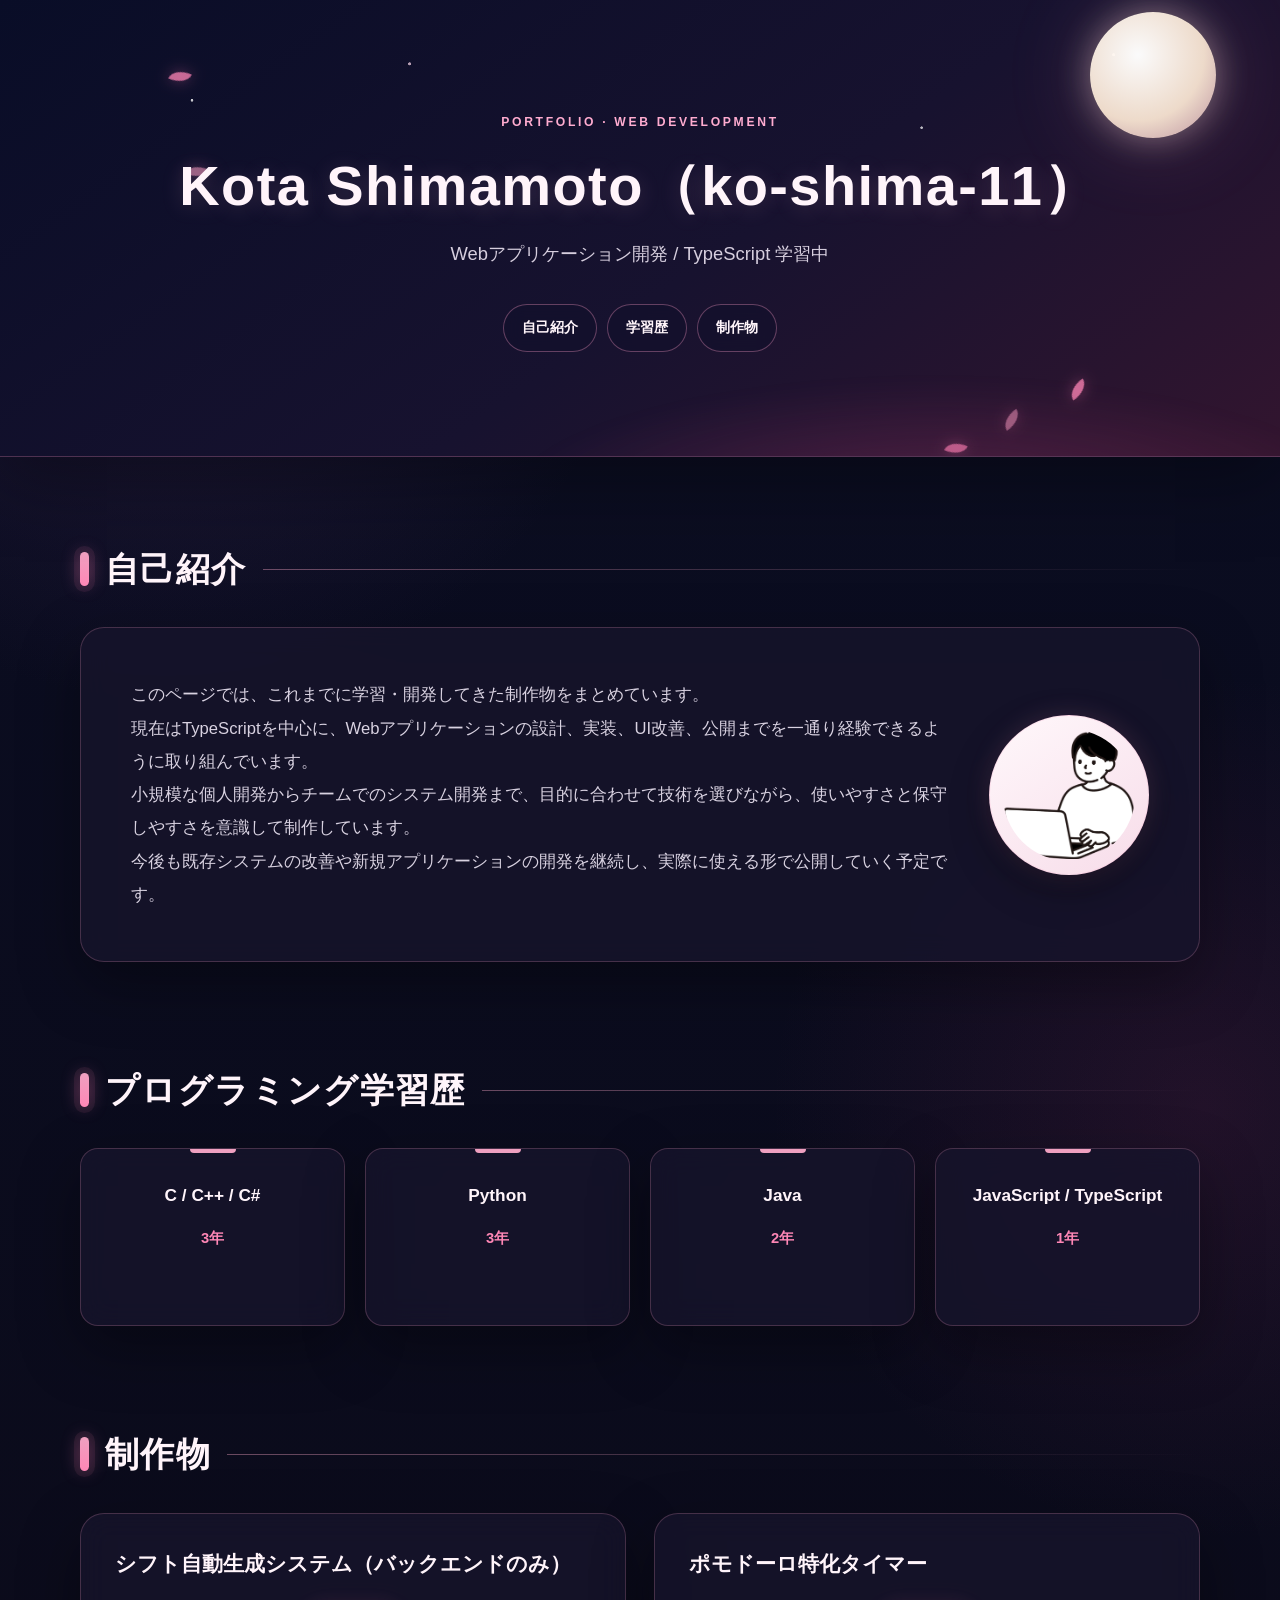
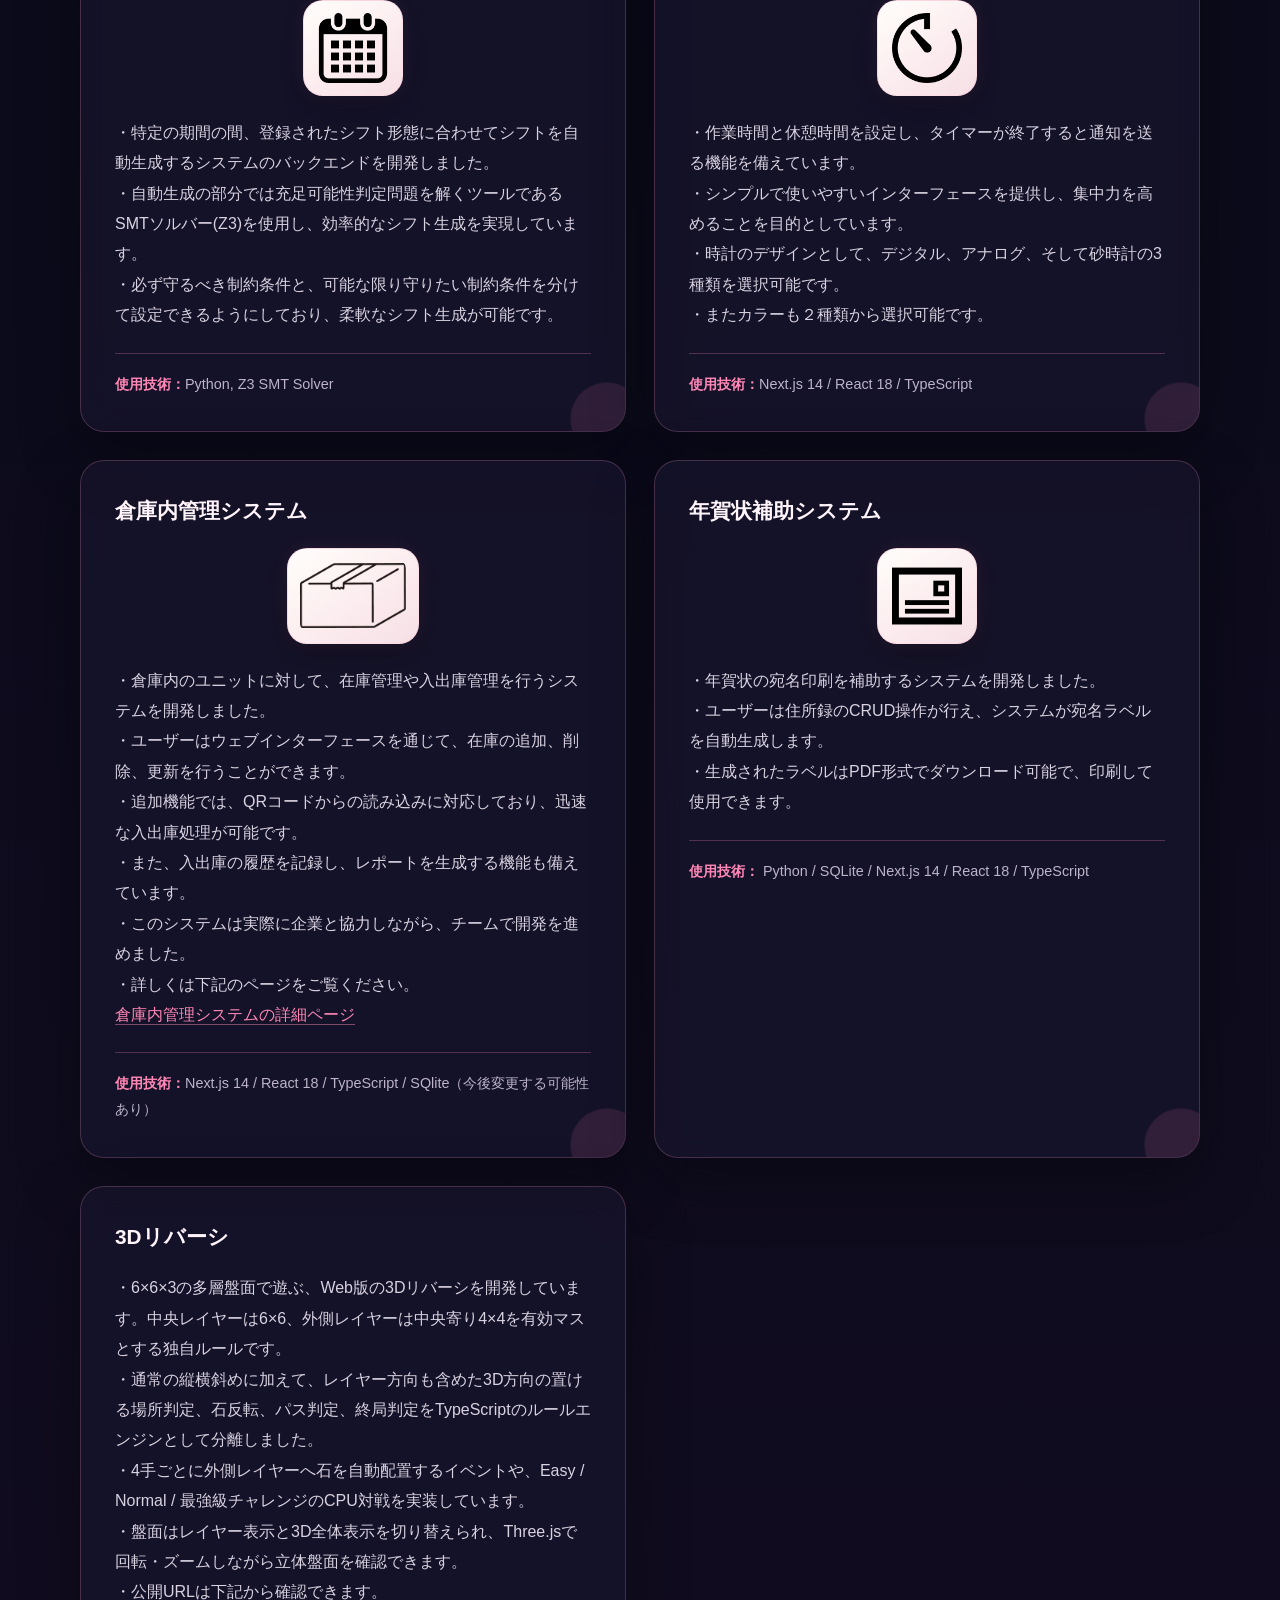
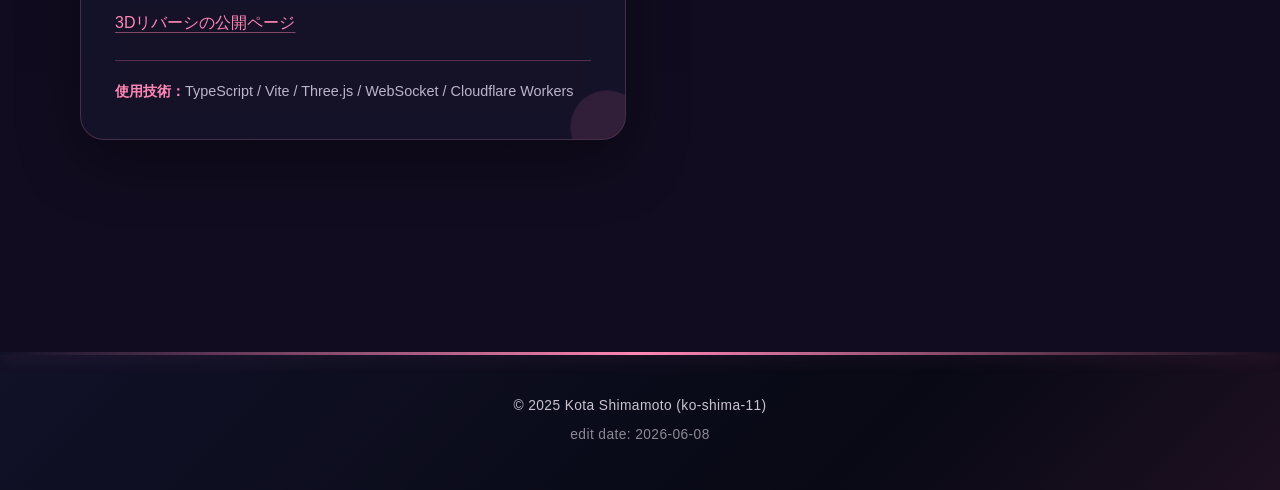
<file: index.html>
<!DOCTYPE html>
<html lang="ja">
<head>
    <meta charset="UTF-8">
    <meta name="viewport" content="width=device-width, initial-scale=1.0">
    <title>Ko-shima-11 Portfolio</title>
    <link rel="stylesheet" href="style.css?v=20260609-night">
</head>
<body>
    <!-- Header -->
    <header class="site-hero">
        <div class="container hero-inner">
            <p class="eyebrow">Portfolio · Web Development</p>
            <h1>Kota Shimamoto（ko-shima-11）</h1>
            <p class="subtitle">Webアプリケーション開発 / TypeScript 学習中</p>
            <nav class="hero-nav" aria-label="ページ内ナビゲーション">
                <a href="#about">自己紹介</a>
                <a href="#skills">学習歴</a>
                <a href="#projects">制作物</a>
            </nav>
        </div>
    </header>

    <!-- Main Content -->
    <main class="container">
        <!-- About Section -->
        <section id="about" class="section">
            <h2>自己紹介</h2>
            <div class="content-box">
                <img src="img/humanicon.png" class="profile-image" alt="ノートパソコンで作業する人物のイラスト">
                <p>
                    このページでは、これまでに学習・開発してきた制作物をまとめています。<br>
                    現在はTypeScriptを中心に、Webアプリケーションの設計、実装、UI改善、公開までを一通り経験できるように取り組んでいます。<br>
                    小規模な個人開発からチームでのシステム開発まで、目的に合わせて技術を選びながら、使いやすさと保守しやすさを意識して制作しています。<br>
                    今後も既存システムの改善や新規アプリケーションの開発を継続し、実際に使える形で公開していく予定です。
                </p>
            </div>
        </section>

        <!-- Skills Section -->
        <section id="skills" class="section">
            <h2>プログラミング学習歴</h2>
            <div class="skills-grid">
                <div class="skill-item">
                    <h3>C / C++ / C#</h3>
                    <p class="skill-duration">3年</p>
                </div>
                <div class="skill-item">
                    <h3>Python</h3>
                    <p class="skill-duration">3年</p>
                </div>
                <div class="skill-item">
                    <h3>Java</h3>
                    <p class="skill-duration">2年</p>
                </div>
                <div class="skill-item">
                    <h3>JavaScript / TypeScript</h3>
                    <p class="skill-duration">1年</p>
                </div>
            </div>
        </section>

        <!-- Projects Section -->
        <section id="projects" class="section">
            <h2>制作物</h2>
            <div class="projects-grid">
                <div class="project-card">
                    <h3>シフト自動生成システム（バックエンドのみ）</h3>
                    <img src="img/calender.png" class="skill-image" alt="カレンダーのアイコン">
                    <p class="project-description">
                        ・特定の期間の間、登録されたシフト形態に合わせてシフトを自動生成するシステムのバックエンドを開発しました。<br>
                        ・自動生成の部分では充足可能性判定問題を解くツールであるSMTソルバー(Z3)を使用し、効率的なシフト生成を実現しています。<br>
                        ・必ず守るべき制約条件と、可能な限り守りたい制約条件を分けて設定できるようにしており、柔軟なシフト生成が可能です。<br>
                    </p>
                    <p class="project-accent"><strong>使用技術：</strong>Python, Z3 SMT Solver</p>
                </div>

                <div class="project-card">
                    <h3>ポモドーロ特化タイマー</h3>
                    <img src="img/timer.png" class="skill-image" alt="タイマーのアイコン">
                    <p class="project-description">
                        ・作業時間と休憩時間を設定し、タイマーが終了すると通知を送る機能を備えています。<br>
                        ・シンプルで使いやすいインターフェースを提供し、集中力を高めることを目的としています。<br>
                        ・時計のデザインとして、デジタル、アナログ、そして砂時計の3種類を選択可能です。<br>
                        ・またカラーも２種類から選択可能です。<br>
                    </p>
                    <p class="project-accent"><strong>使用技術：</strong>Next.js 14 / React 18 / TypeScript</p>
                </div>

                <div class="project-card">
                    <h3>倉庫内管理システム</h3>
                    <img src="img/box.png" class="skill-image2" alt="段ボール箱のアイコン">
                    <p class="project-description">
                        ・倉庫内のユニットに対して、在庫管理や入出庫管理を行うシステムを開発しました。<br>
                        ・ユーザーはウェブインターフェースを通じて、在庫の追加、削除、更新を行うことができます。<br>
                        ・追加機能では、QRコードからの読み込みに対応しており、迅速な入出庫処理が可能です。<br>
                        ・また、入出庫の履歴を記録し、レポートを生成する機能も備えています。<br>
                        ・このシステムは実際に企業と協力しながら、チームで開発を進めました。<br>
                        ・詳しくは下記のページをご覧ください。<br>
                        <a href="https://ko-shima-11.github.io/pages/location.html" target="_blank" rel="noopener noreferrer">倉庫内管理システムの詳細ページ</a>
                    </p>
                    <p class="project-accent"><strong>使用技術：</strong>Next.js 14 / React 18 / TypeScript / SQlite（今後変更する可能性あり）</p>
                </div>

                <div class="project-card">
                    <h3>年賀状補助システム</h3>
                    <img src="img/letter.png" class="skill-image" alt="手紙のアイコン">
                    <p class="project-description">
                        ・年賀状の宛名印刷を補助するシステムを開発しました。<br>
                        ・ユーザーは住所録のCRUD操作が行え、システムが宛名ラベルを自動生成します。<br>
                        ・生成されたラベルはPDF形式でダウンロード可能で、印刷して使用できます。<br>
                        <!-- ・詳しくは下記のページをご覧ください。<br>
                        <a href="https://ko-shima-11.github.io/warehouse-management-system/" target="_blank" rel="noopener noreferrer">倉庫内管理システムの詳細ページ</a> -->
                    </p>
                    <p class="project-accent"><strong>使用技術：</strong> Python / SQLite / Next.js 14 / React 18 / TypeScript</p>
                </div>

                <div class="project-card">
                    <h3>3Dリバーシ</h3>
                    <p class="project-description">
                        ・6×6×3の多層盤面で遊ぶ、Web版の3Dリバーシを開発しています。中央レイヤーは6×6、外側レイヤーは中央寄り4×4を有効マスとする独自ルールです。<br>
                        ・通常の縦横斜めに加えて、レイヤー方向も含めた3D方向の置ける場所判定、石反転、パス判定、終局判定をTypeScriptのルールエンジンとして分離しました。<br>
                        ・4手ごとに外側レイヤーへ石を自動配置するイベントや、Easy / Normal / 最強級チャレンジのCPU対戦を実装しています。<br>
                        ・盤面はレイヤー表示と3D全体表示を切り替えられ、Three.jsで回転・ズームしながら立体盤面を確認できます。<br>
                        ・公開URLは下記から確認できます。<br>
                        <a href="https://3d-reversi.3dreversi-support.workers.dev/" target="_blank" rel="noopener noreferrer">3Dリバーシの公開ページ</a>
                    </p>
                    <p class="project-accent"><strong>使用技術：</strong>TypeScript / Vite / Three.js / WebSocket / Cloudflare Workers</p>
                </div>
            </div>
        </section>
    </main>

    <!-- Footer -->
    <footer>
        <div class="container">
            <p>&copy; 2025 Kota Shimamoto (ko-shima-11)</p>
            <p> edit date: 2026-06-08</p>
        </div>
    </footer>
</body>
</html>
</file>
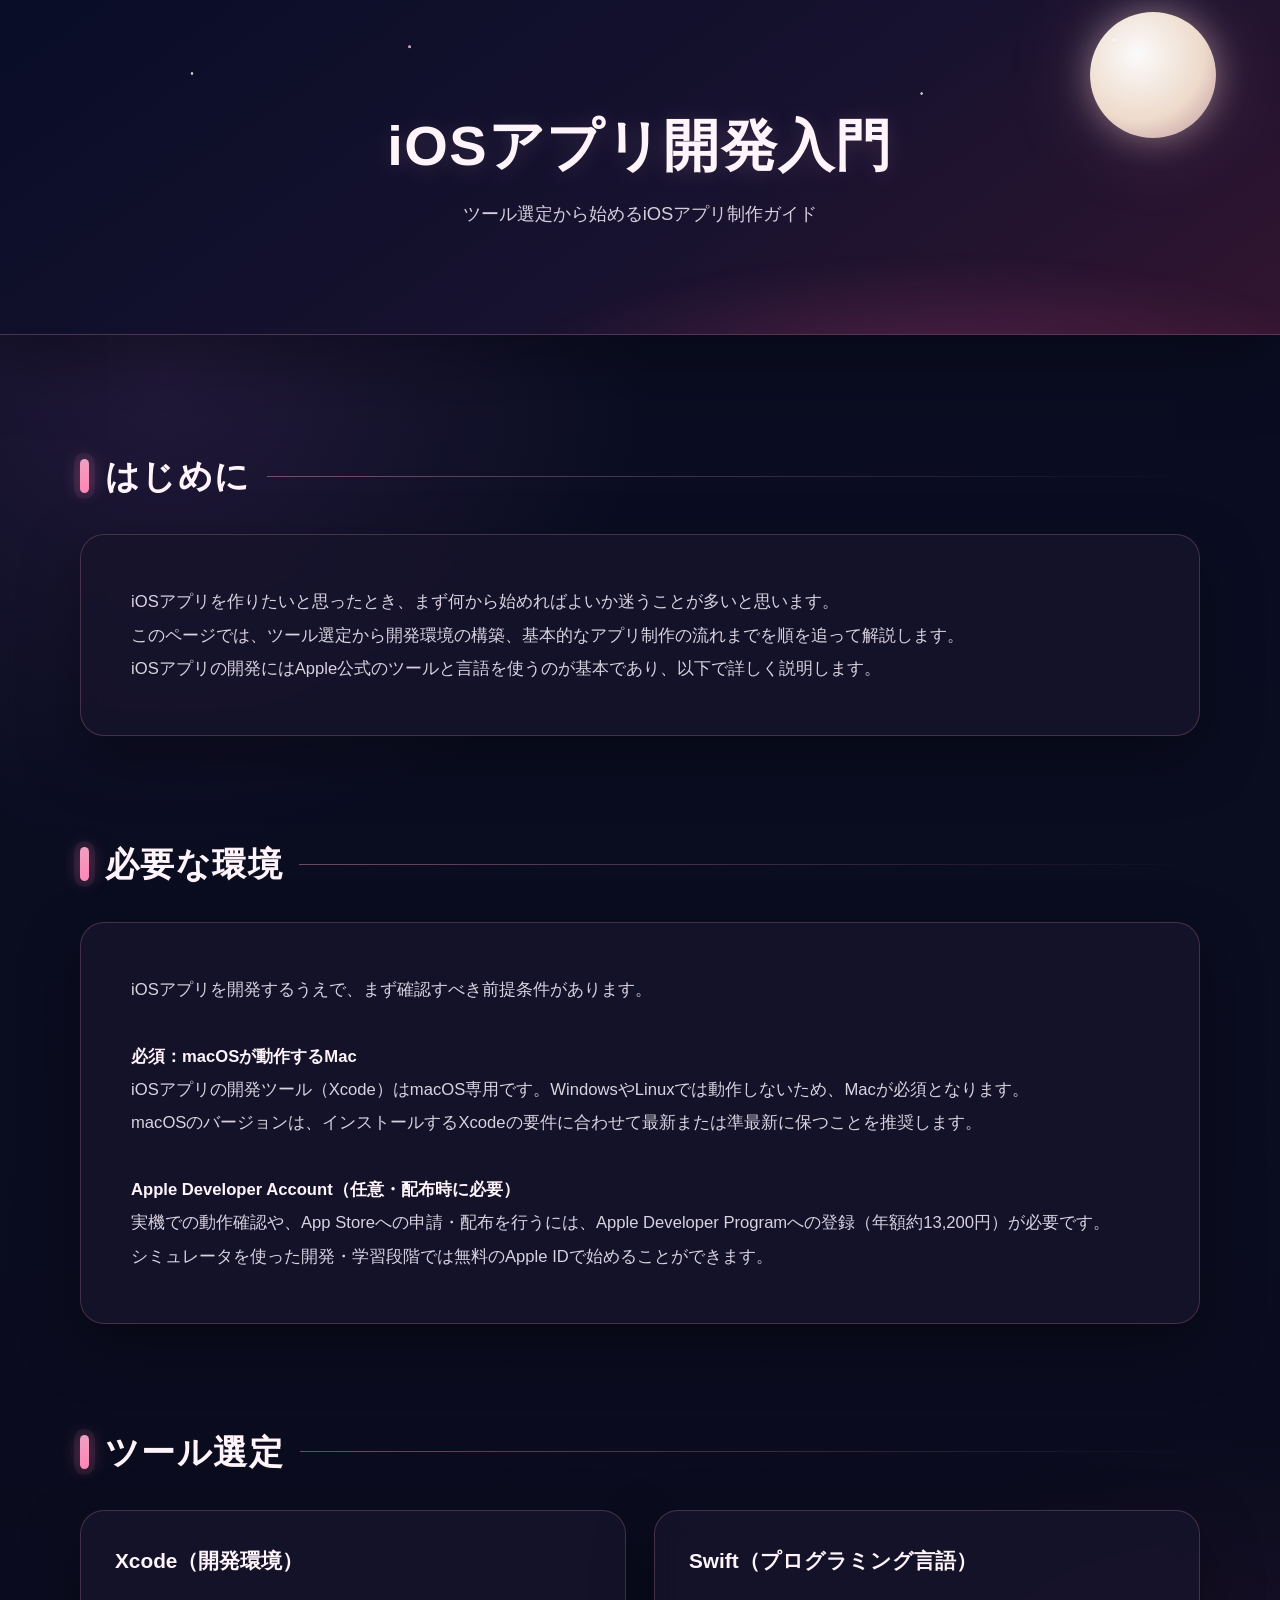
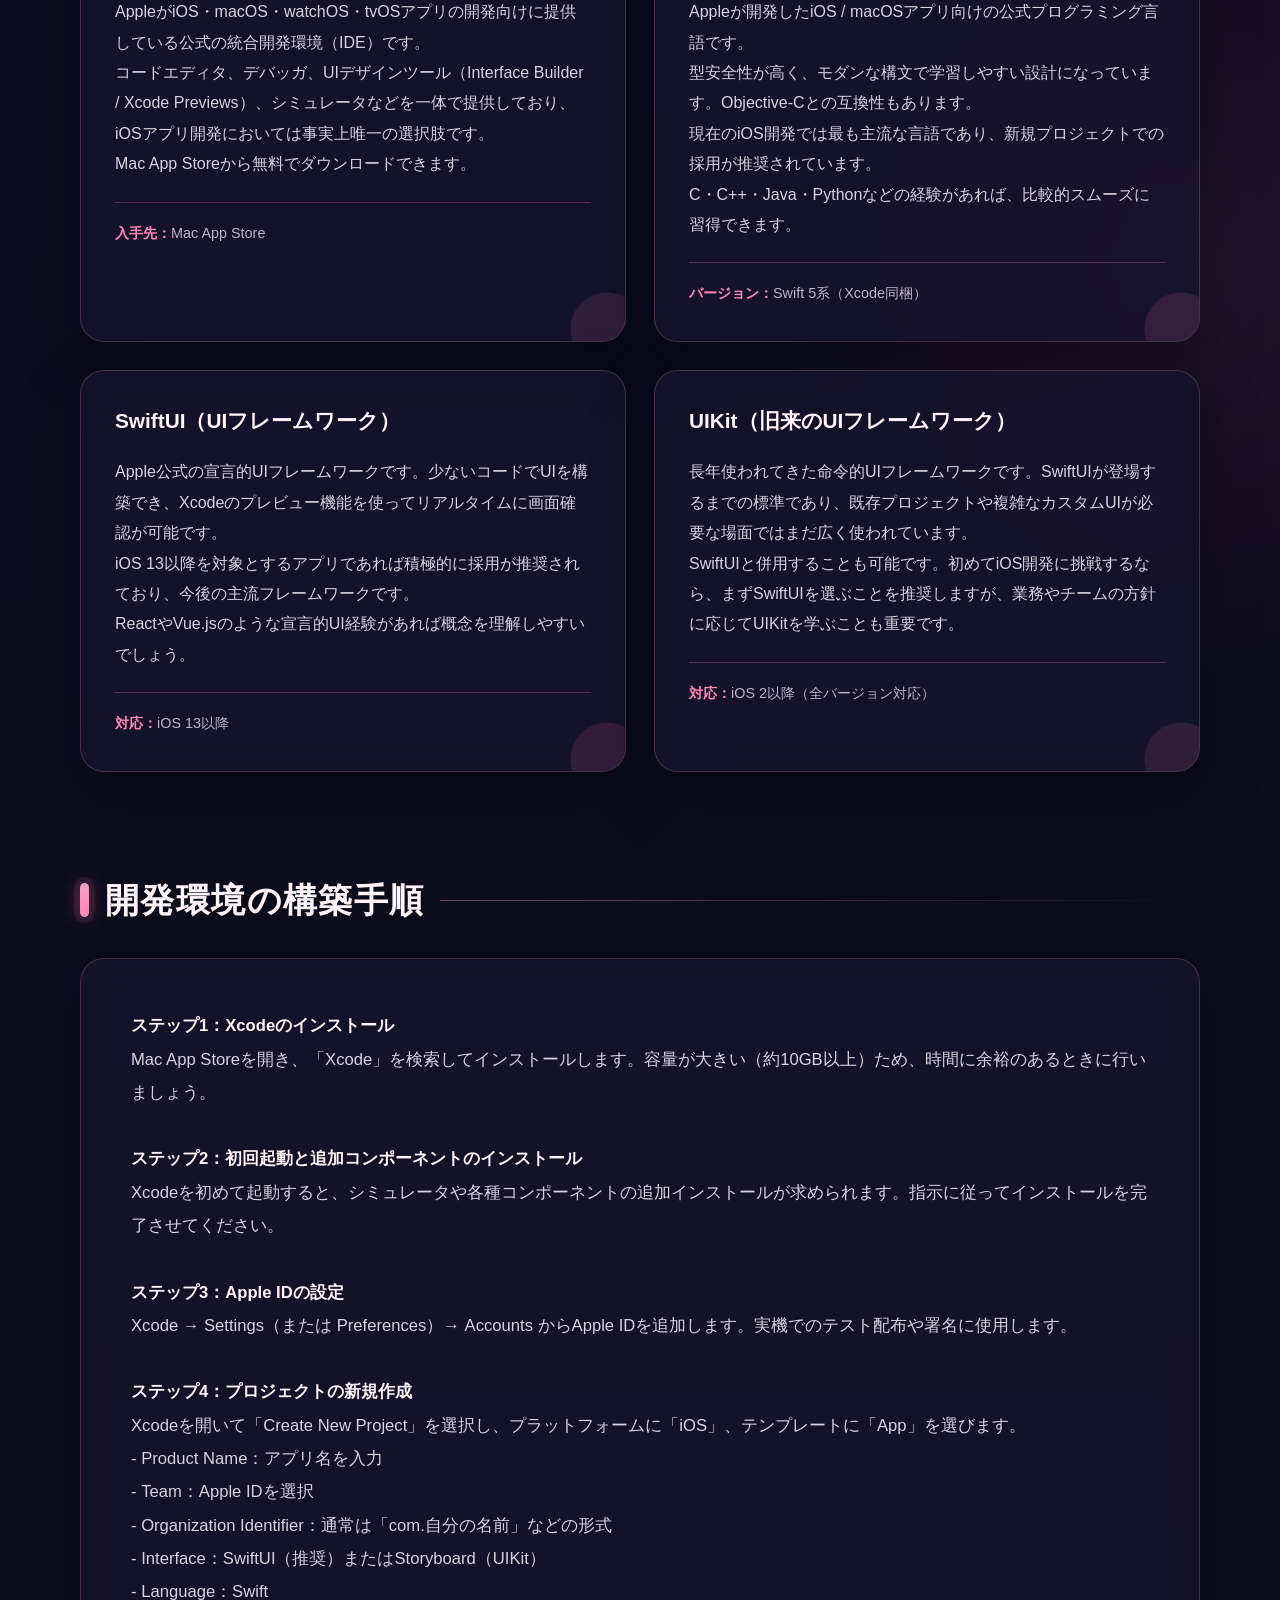
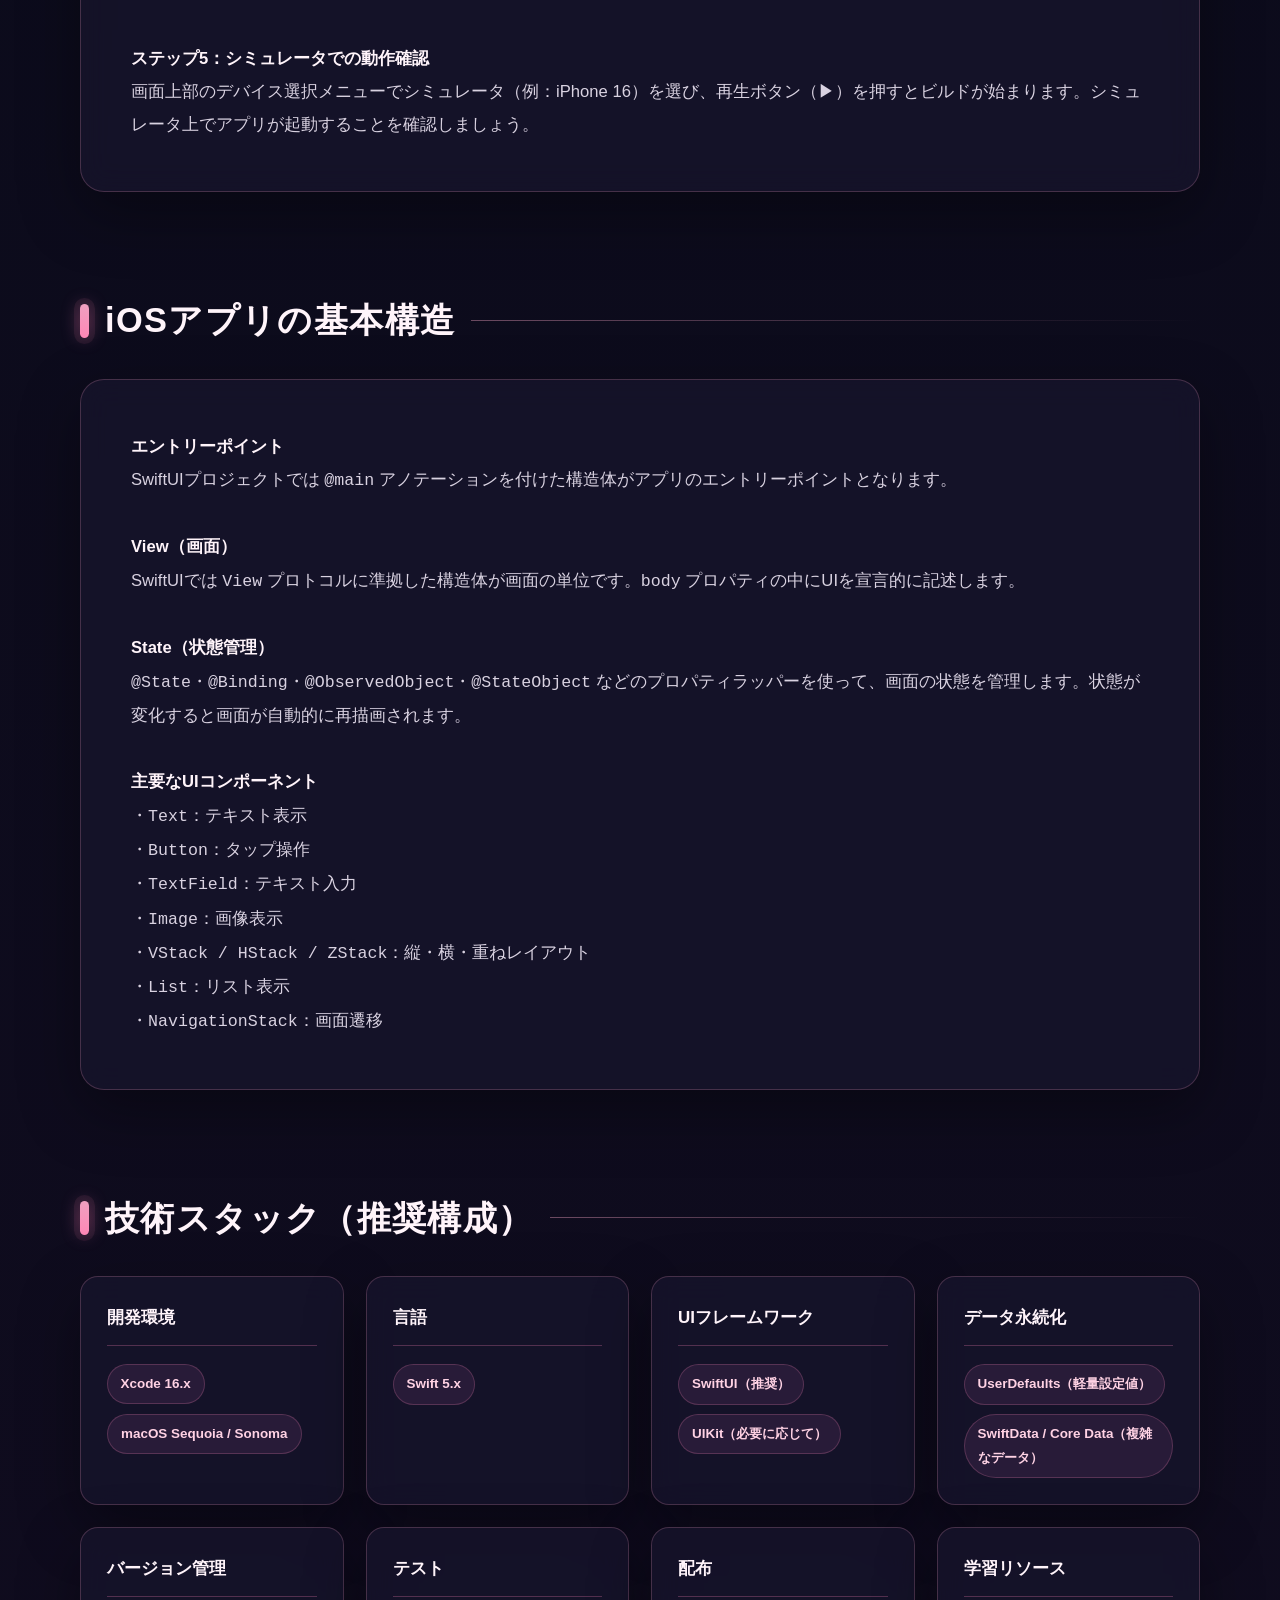
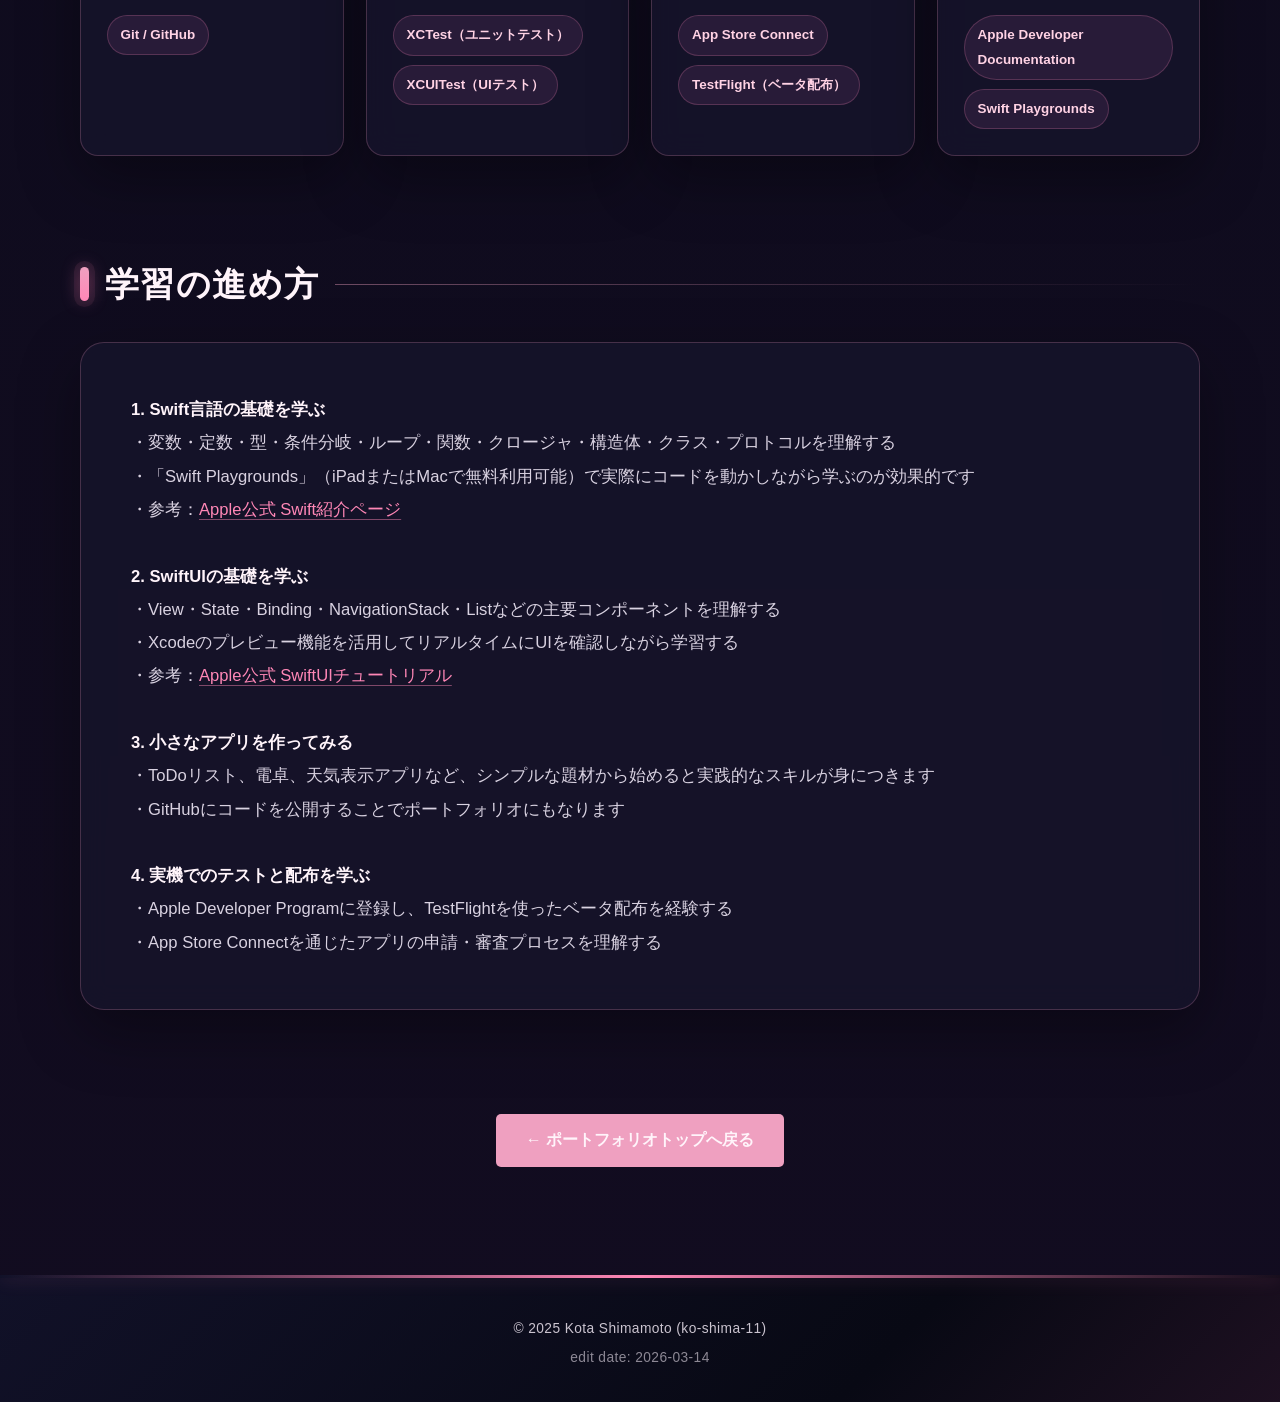
<file: pages/ios_app.html>
<!DOCTYPE html>
<html lang="ja">
<head>
    <meta charset="UTF-8">
    <meta name="viewport" content="width=device-width, initial-scale=1.0">
    <title>iOSアプリ開発入門 | Ko-shima-11 Portfolio</title>
    <link rel="stylesheet" href="../style.css">
</head>
<body>
    <!-- Header -->
    <header>
        <div class="container">
            <h1>iOSアプリ開発入門</h1>
            <p class="subtitle">ツール選定から始めるiOSアプリ制作ガイド</p>
        </div>
    </header>

    <div><p>　</p></div>

    <!-- Main Content -->
    <main class="container">
        <!-- Overview Section -->
        <section id="overview" class="section">
            <h2>はじめに</h2>
            <div class="content-box">
                <p>
                    iOSアプリを作りたいと思ったとき、まず何から始めればよいか迷うことが多いと思います。<br>
                    このページでは、ツール選定から開発環境の構築、基本的なアプリ制作の流れまでを順を追って解説します。<br>
                    iOSアプリの開発にはApple公式のツールと言語を使うのが基本であり、以下で詳しく説明します。
                </p>
            </div>
        </section>

        <!-- Prerequisites Section -->
        <section id="prerequisites" class="section">
            <h2>必要な環境</h2>
            <div class="content-box">
                <p>
                    iOSアプリを開発するうえで、まず確認すべき前提条件があります。<br>
                    <br>
                    <strong>必須：macOSが動作するMac</strong><br>
                    iOSアプリの開発ツール（Xcode）はmacOS専用です。WindowsやLinuxでは動作しないため、Macが必須となります。<br>
                    macOSのバージョンは、インストールするXcodeの要件に合わせて最新または準最新に保つことを推奨します。<br>
                    <br>
                    <strong>Apple Developer Account（任意・配布時に必要）</strong><br>
                    実機での動作確認や、App Storeへの申請・配布を行うには、Apple Developer Programへの登録（年額約13,200円）が必要です。<br>
                    シミュレータを使った開発・学習段階では無料のApple IDで始めることができます。
                </p>
            </div>
        </section>

        <!-- Tool Selection Section -->
        <section id="tools" class="section">
            <h2>ツール選定</h2>
            <div class="projects-grid">
                <div class="project-card">
                    <h3>Xcode（開発環境）</h3>
                    <p class="project-description">
                        AppleがiOS・macOS・watchOS・tvOSアプリの開発向けに提供している公式の統合開発環境（IDE）です。<br>
                        コードエディタ、デバッガ、UIデザインツール（Interface Builder / Xcode Previews）、シミュレータなどを一体で提供しており、iOSアプリ開発においては事実上唯一の選択肢です。<br>
                        Mac App Storeから無料でダウンロードできます。
                    </p>
                    <p class="project-accent"><strong>入手先：</strong>Mac App Store</p>
                </div>

                <div class="project-card">
                    <h3>Swift（プログラミング言語）</h3>
                    <p class="project-description">
                        Appleが開発したiOS / macOSアプリ向けの公式プログラミング言語です。<br>
                        型安全性が高く、モダンな構文で学習しやすい設計になっています。Objective-Cとの互換性もあります。<br>
                        現在のiOS開発では最も主流な言語であり、新規プロジェクトでの採用が推奨されています。<br>
                        C・C++・Java・Pythonなどの経験があれば、比較的スムーズに習得できます。
                    </p>
                    <p class="project-accent"><strong>バージョン：</strong>Swift 5系（Xcode同梱）</p>
                </div>

                <div class="project-card">
                    <h3>SwiftUI（UIフレームワーク）</h3>
                    <p class="project-description">
                        Apple公式の宣言的UIフレームワークです。少ないコードでUIを構築でき、Xcodeのプレビュー機能を使ってリアルタイムに画面確認が可能です。<br>
                        iOS 13以降を対象とするアプリであれば積極的に採用が推奨されており、今後の主流フレームワークです。<br>
                        ReactやVue.jsのような宣言的UI経験があれば概念を理解しやすいでしょう。
                    </p>
                    <p class="project-accent"><strong>対応：</strong>iOS 13以降</p>
                </div>

                <div class="project-card">
                    <h3>UIKit（旧来のUIフレームワーク）</h3>
                    <p class="project-description">
                        長年使われてきた命令的UIフレームワークです。SwiftUIが登場するまでの標準であり、既存プロジェクトや複雑なカスタムUIが必要な場面ではまだ広く使われています。<br>
                        SwiftUIと併用することも可能です。初めてiOS開発に挑戦するなら、まずSwiftUIを選ぶことを推奨しますが、業務やチームの方針に応じてUIKitを学ぶことも重要です。
                    </p>
                    <p class="project-accent"><strong>対応：</strong>iOS 2以降（全バージョン対応）</p>
                </div>
            </div>
        </section>

        <!-- Development Environment Setup -->
        <section id="setup" class="section">
            <h2>開発環境の構築手順</h2>
            <div class="content-box">
                <p>
                    <strong>ステップ1：Xcodeのインストール</strong><br>
                    Mac App Storeを開き、「Xcode」を検索してインストールします。容量が大きい（約10GB以上）ため、時間に余裕のあるときに行いましょう。<br>
                    <br>
                    <strong>ステップ2：初回起動と追加コンポーネントのインストール</strong><br>
                    Xcodeを初めて起動すると、シミュレータや各種コンポーネントの追加インストールが求められます。指示に従ってインストールを完了させてください。<br>
                    <br>
                    <strong>ステップ3：Apple IDの設定</strong><br>
                    Xcode → Settings（または Preferences）→ Accounts からApple IDを追加します。実機でのテスト配布や署名に使用します。<br>
                    <br>
                    <strong>ステップ4：プロジェクトの新規作成</strong><br>
                    Xcodeを開いて「Create New Project」を選択し、プラットフォームに「iOS」、テンプレートに「App」を選びます。<br>
                    - Product Name：アプリ名を入力<br>
                    - Team：Apple IDを選択<br>
                    - Organization Identifier：通常は「com.自分の名前」などの形式<br>
                    - Interface：SwiftUI（推奨）またはStoryboard（UIKit）<br>
                    - Language：Swift<br>
                    <br>
                    <strong>ステップ5：シミュレータでの動作確認</strong><br>
                    画面上部のデバイス選択メニューでシミュレータ（例：iPhone 16）を選び、再生ボタン（▶）を押すとビルドが始まります。シミュレータ上でアプリが起動することを確認しましょう。
                </p>
            </div>
        </section>

        <!-- Basic App Structure -->
        <section id="structure" class="section">
            <h2>iOSアプリの基本構造</h2>
            <div class="content-box">
                <p>
                    <strong>エントリーポイント</strong><br>
                    SwiftUIプロジェクトでは <code>@main</code> アノテーションを付けた構造体がアプリのエントリーポイントとなります。<br>
                    <br>
                    <strong>View（画面）</strong><br>
                    SwiftUIでは <code>View</code> プロトコルに準拠した構造体が画面の単位です。<code>body</code> プロパティの中にUIを宣言的に記述します。<br>
                    <br>
                    <strong>State（状態管理）</strong><br>
                    <code>@State</code>・<code>@Binding</code>・<code>@ObservedObject</code>・<code>@StateObject</code> などのプロパティラッパーを使って、画面の状態を管理します。状態が変化すると画面が自動的に再描画されます。<br>
                    <br>
                    <strong>主要なUIコンポーネント</strong><br>
                    ・<code>Text</code>：テキスト表示<br>
                    ・<code>Button</code>：タップ操作<br>
                    ・<code>TextField</code>：テキスト入力<br>
                    ・<code>Image</code>：画像表示<br>
                    ・<code>VStack / HStack / ZStack</code>：縦・横・重ねレイアウト<br>
                    ・<code>List</code>：リスト表示<br>
                    ・<code>NavigationStack</code>：画面遷移
                </p>
            </div>
        </section>

        <!-- Tech Stack Section -->
        <section id="techstack" class="section">
            <h2>技術スタック（推奨構成）</h2>
            <div class="tech-stack-container">
                <div class="tech-category">
                    <h3>開発環境</h3>
                    <div class="tech-tags">
                        <span class="tech-tag">Xcode 16.x</span>
                        <span class="tech-tag">macOS Sequoia / Sonoma</span>
                    </div>
                </div>

                <div class="tech-category">
                    <h3>言語</h3>
                    <div class="tech-tags">
                        <span class="tech-tag">Swift 5.x</span>
                    </div>
                </div>

                <div class="tech-category">
                    <h3>UIフレームワーク</h3>
                    <div class="tech-tags">
                        <span class="tech-tag">SwiftUI（推奨）</span>
                        <span class="tech-tag">UIKit（必要に応じて）</span>
                    </div>
                </div>

                <div class="tech-category">
                    <h3>データ永続化</h3>
                    <div class="tech-tags">
                        <span class="tech-tag">UserDefaults（軽量設定値）</span>
                        <span class="tech-tag">SwiftData / Core Data（複雑なデータ）</span>
                    </div>
                </div>

                <div class="tech-category">
                    <h3>バージョン管理</h3>
                    <div class="tech-tags">
                        <span class="tech-tag">Git / GitHub</span>
                    </div>
                </div>

                <div class="tech-category">
                    <h3>テスト</h3>
                    <div class="tech-tags">
                        <span class="tech-tag">XCTest（ユニットテスト）</span>
                        <span class="tech-tag">XCUITest（UIテスト）</span>
                    </div>
                </div>

                <div class="tech-category">
                    <h3>配布</h3>
                    <div class="tech-tags">
                        <span class="tech-tag">App Store Connect</span>
                        <span class="tech-tag">TestFlight（ベータ配布）</span>
                    </div>
                </div>

                <div class="tech-category">
                    <h3>学習リソース</h3>
                    <div class="tech-tags">
                        <span class="tech-tag">Apple Developer Documentation</span>
                        <span class="tech-tag">Swift Playgrounds</span>
                    </div>
                </div>
            </div>
        </section>

        <!-- Learning Path Section -->
        <section id="learning" class="section">
            <h2>学習の進め方</h2>
            <div class="content-box">
                <p>
                    <strong>1. Swift言語の基礎を学ぶ</strong><br>
                    ・変数・定数・型・条件分岐・ループ・関数・クロージャ・構造体・クラス・プロトコルを理解する<br>
                    ・「Swift Playgrounds」（iPadまたはMacで無料利用可能）で実際にコードを動かしながら学ぶのが効果的です<br>
                    ・参考：<a href="https://developer.apple.com/swift/" target="_blank" rel="noopener noreferrer">Apple公式 Swift紹介ページ</a><br>
                    <br>
                    <strong>2. SwiftUIの基礎を学ぶ</strong><br>
                    ・View・State・Binding・NavigationStack・Listなどの主要コンポーネントを理解する<br>
                    ・Xcodeのプレビュー機能を活用してリアルタイムにUIを確認しながら学習する<br>
                    ・参考：<a href="https://developer.apple.com/tutorials/swiftui" target="_blank" rel="noopener noreferrer">Apple公式 SwiftUIチュートリアル</a><br>
                    <br>
                    <strong>3. 小さなアプリを作ってみる</strong><br>
                    ・ToDoリスト、電卓、天気表示アプリなど、シンプルな題材から始めると実践的なスキルが身につきます<br>
                    ・GitHubにコードを公開することでポートフォリオにもなります<br>
                    <br>
                    <strong>4. 実機でのテストと配布を学ぶ</strong><br>
                    ・Apple Developer Programに登録し、TestFlightを使ったベータ配布を経験する<br>
                    ・App Store Connectを通じたアプリの申請・審査プロセスを理解する
                </p>
            </div>
        </section>

        <!-- Back to Home -->
        <div style="text-align: center; margin-top: 60px;">
            <a href="../index.html" style="display: inline-block; padding: 12px 30px; background-color: var(--color-accent-medium); color: var(--color-primary); text-decoration: none; border-radius: 5px; font-weight: 600; transition: background-color 0.3s ease;">
                ← ポートフォリオトップへ戻る
            </a>
        </div>
    </main>

    <!-- Footer -->
    <footer>
        <div class="container">
            <p>&copy; 2025 Kota Shimamoto (ko-shima-11)</p>
            <p>edit date: 2026-03-14</p>
        </div>
    </footer>
</body>
</html>
</file>
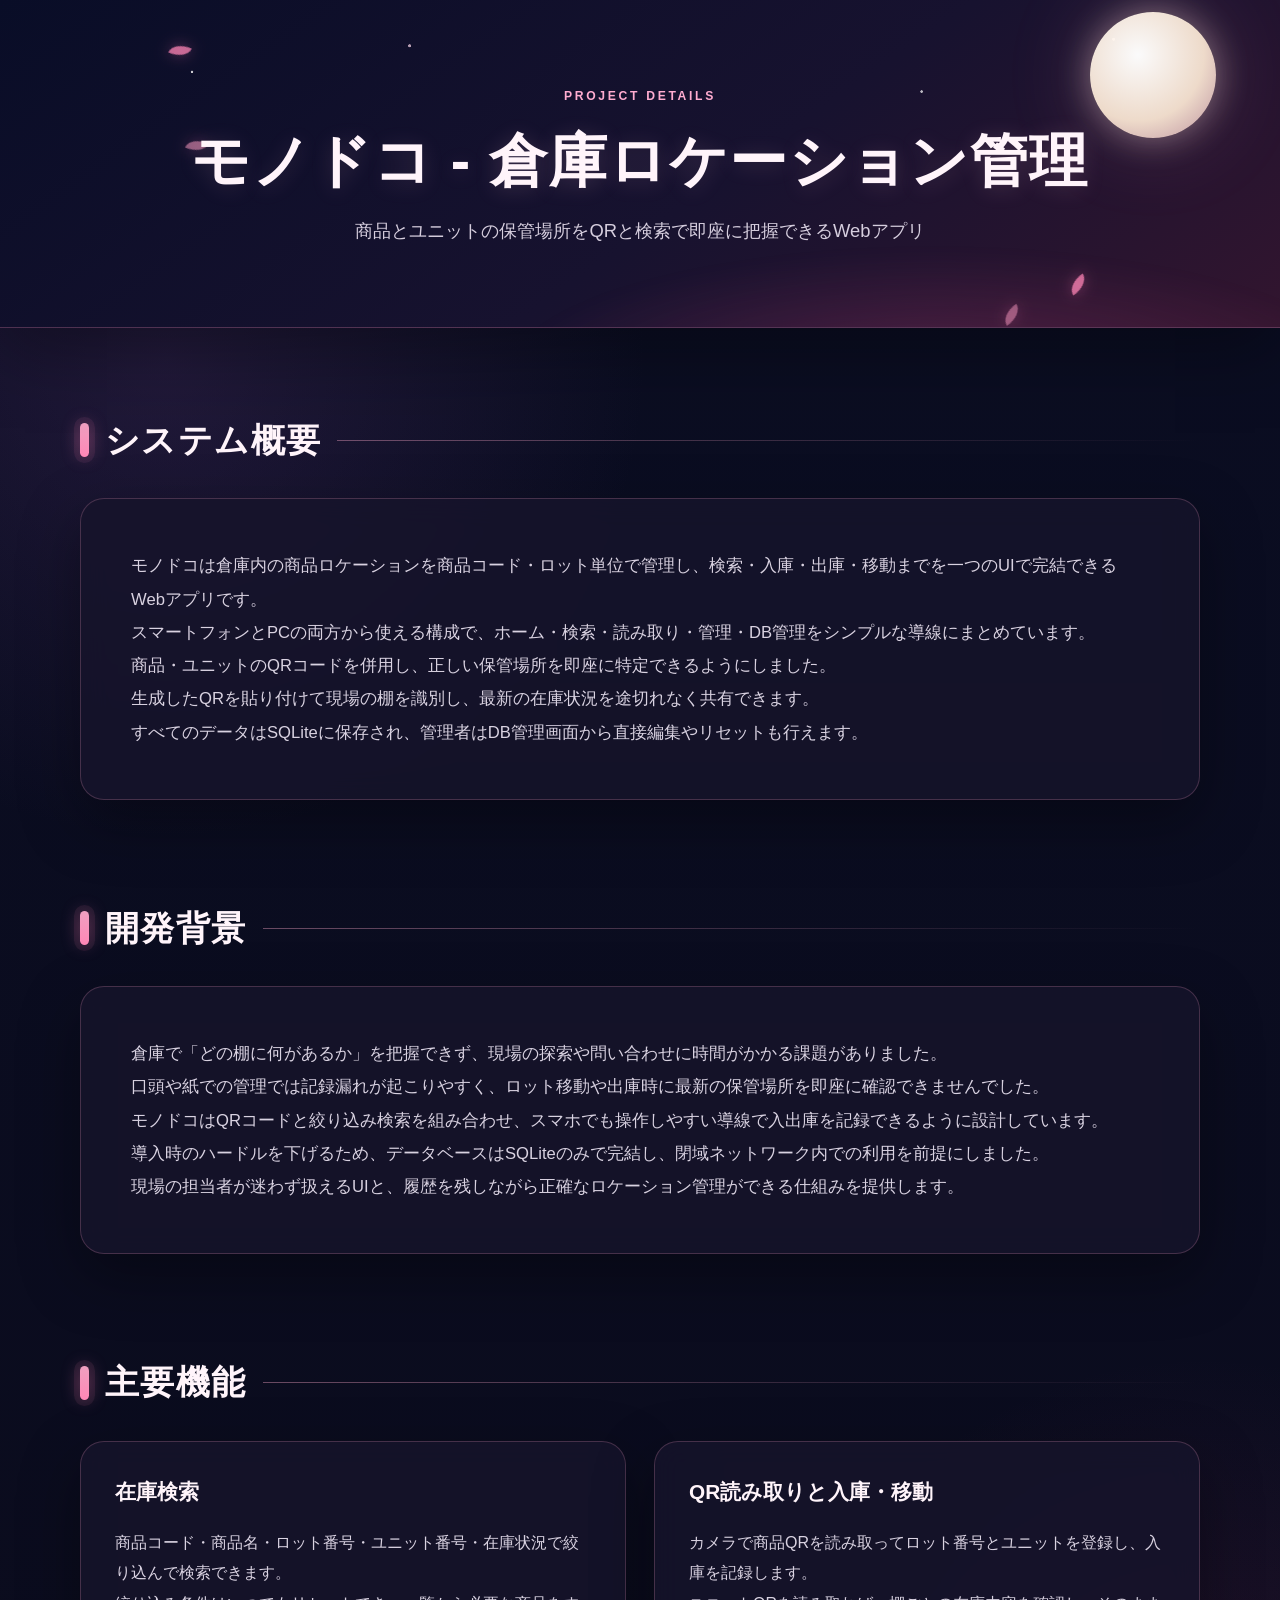
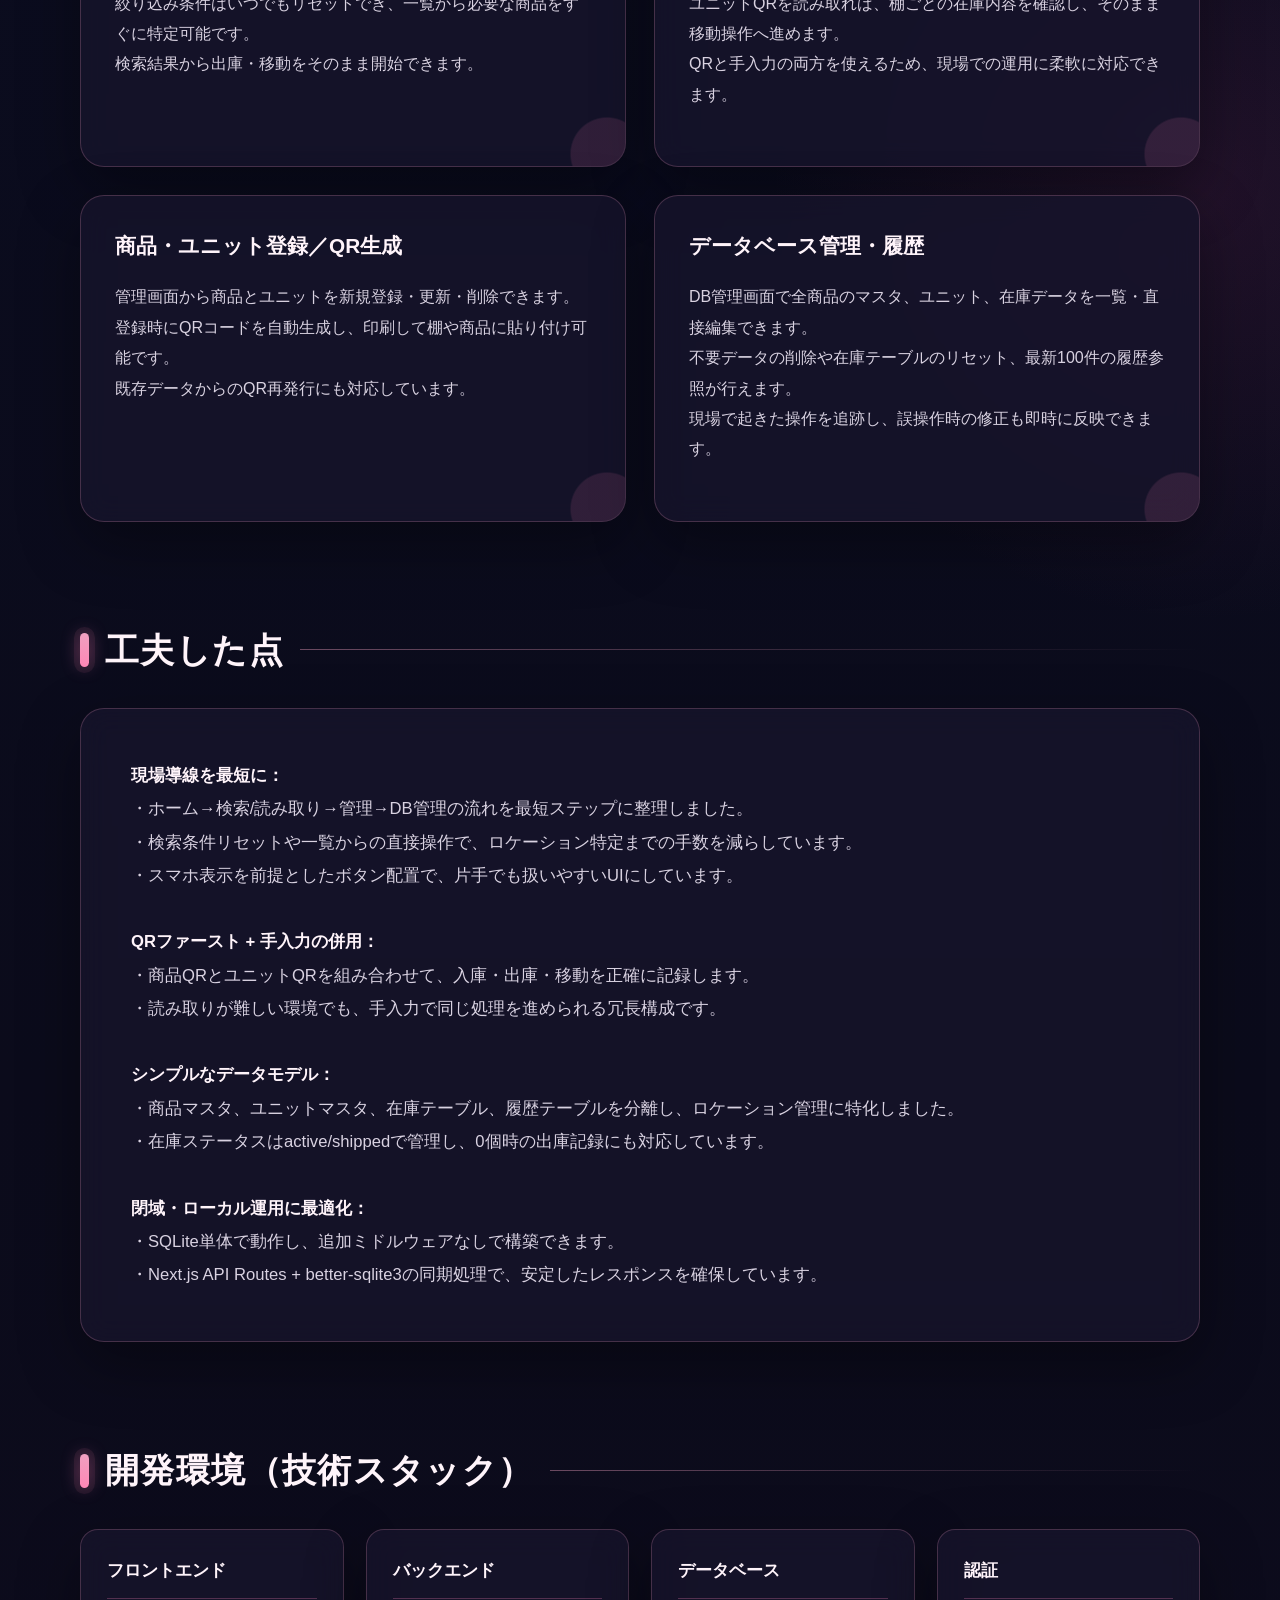
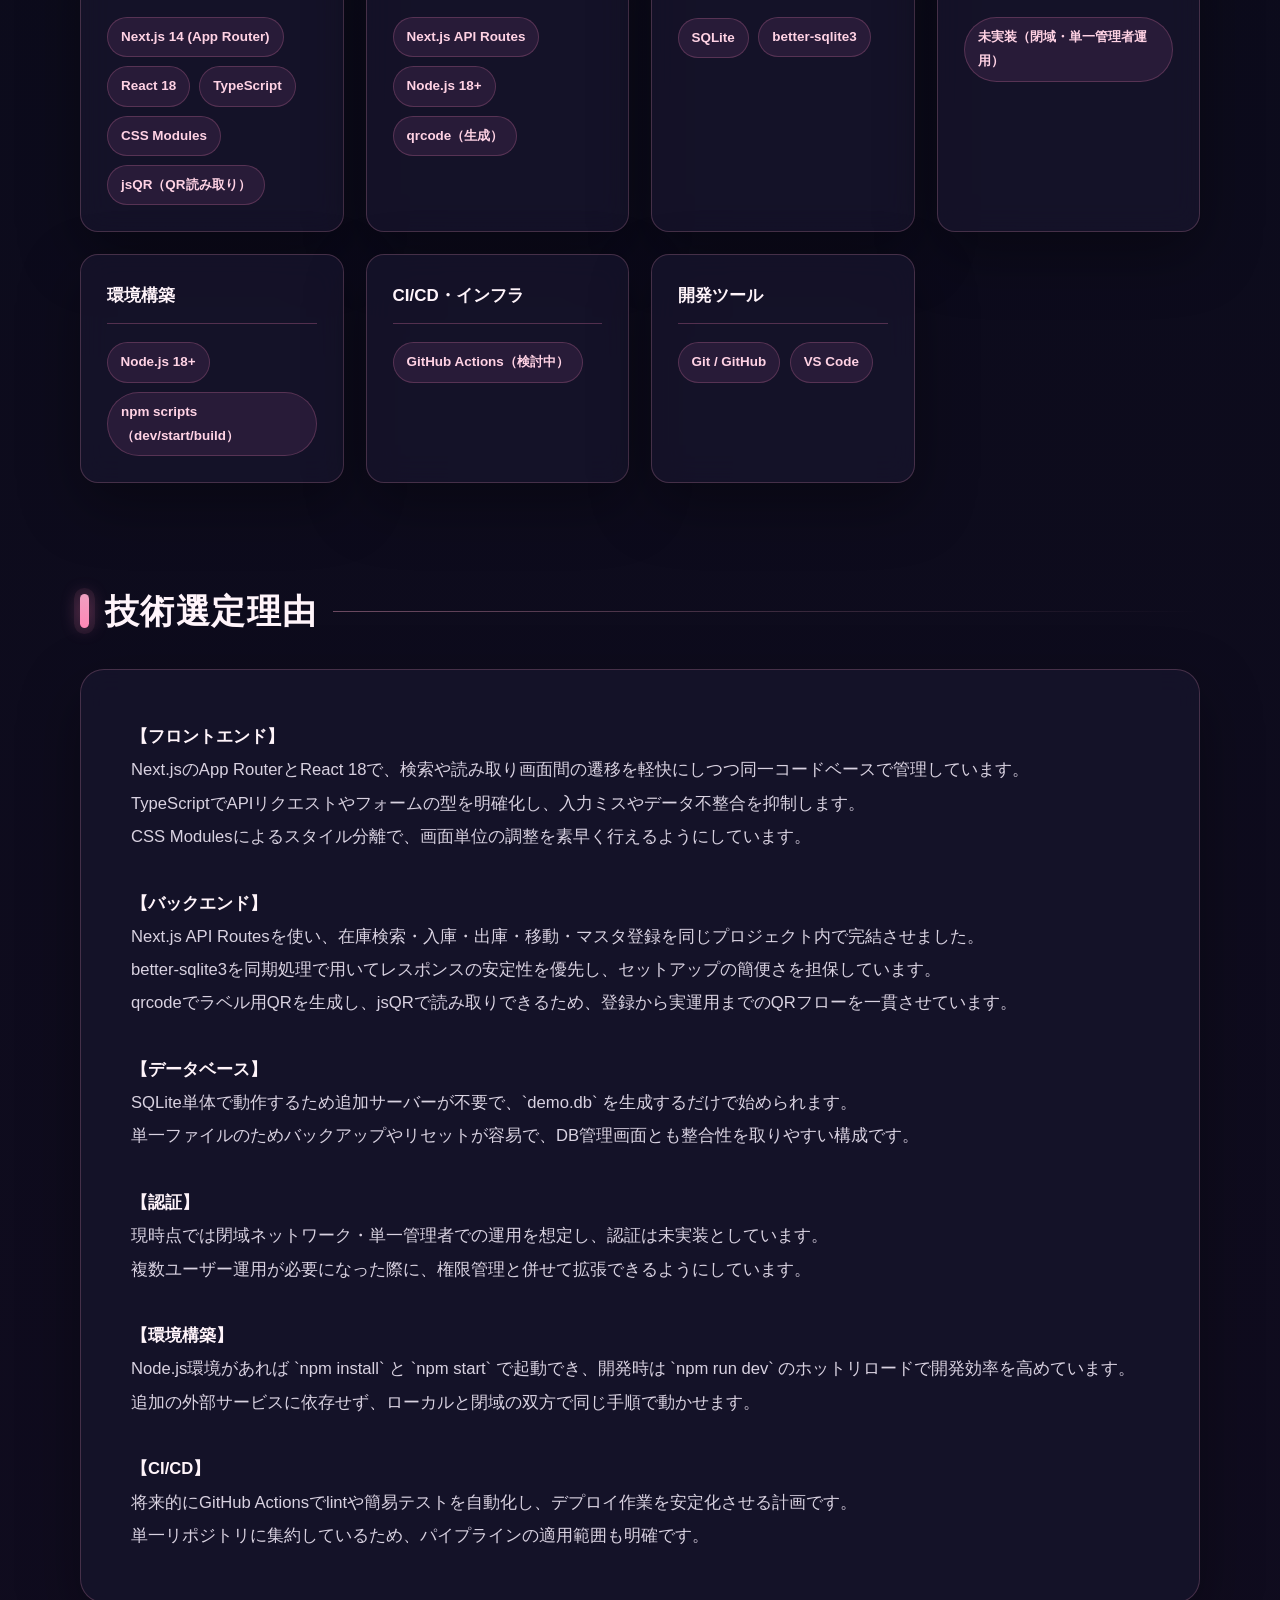
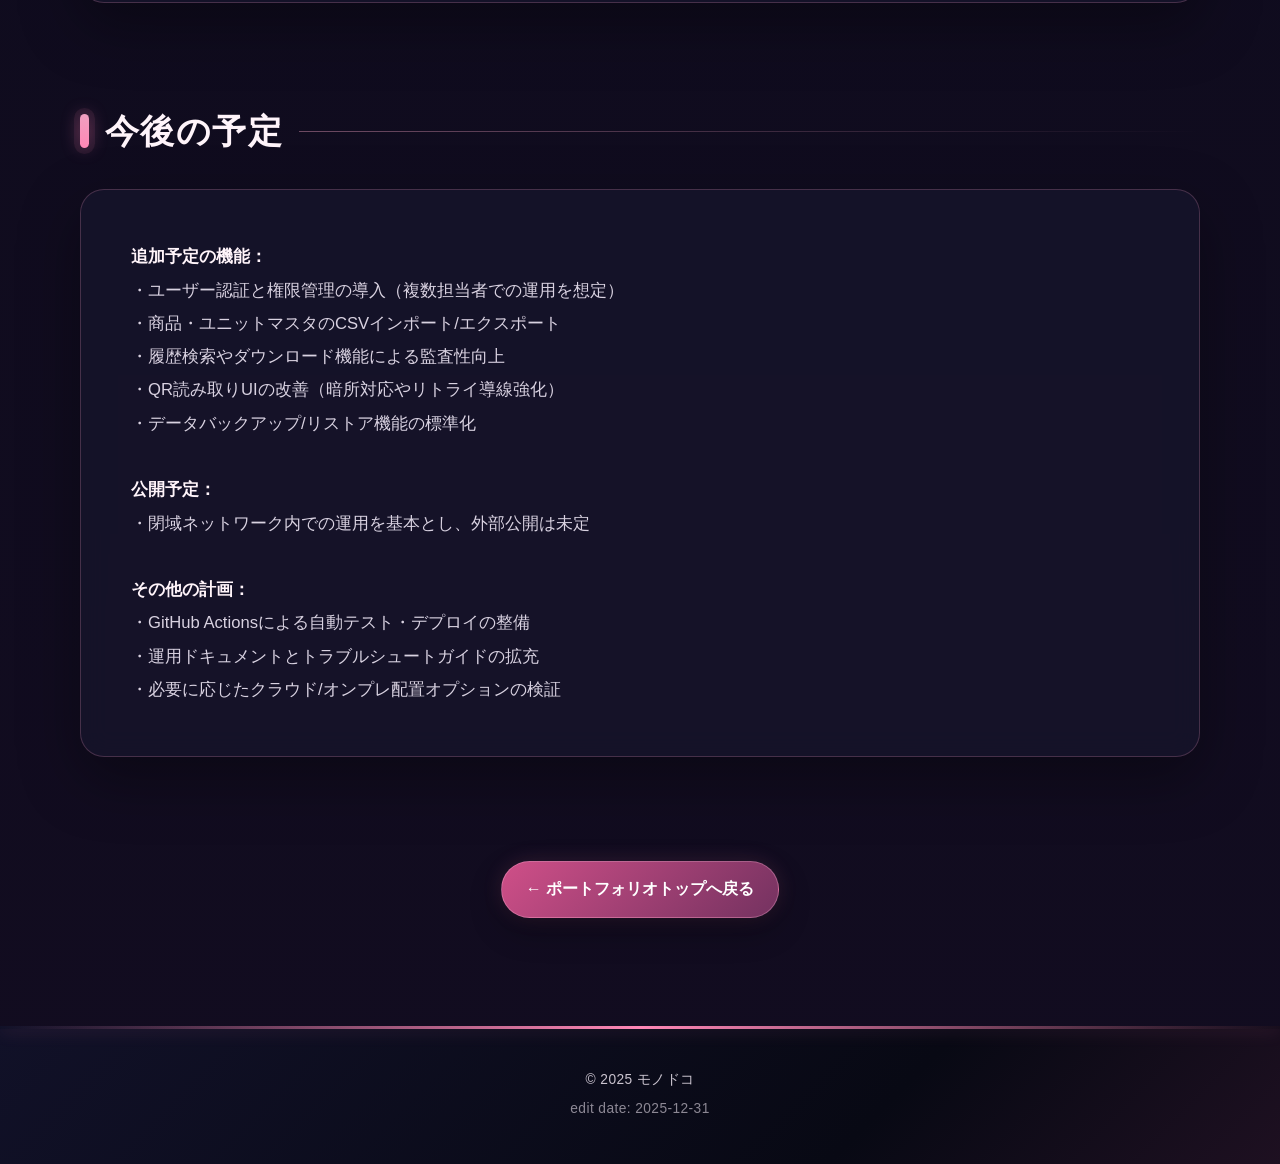
<file: pages/location.html>
<!DOCTYPE html>
<html lang="ja">
<head>
    <meta charset="UTF-8">
    <meta name="viewport" content="width=device-width, initial-scale=1.0">
    <title>システム詳細 | モノドコ - 倉庫ロケーション管理</title>
    <link rel="stylesheet" href="../style.css?v=20260609-night">
</head>
<body>
    <!-- Header -->
    <header class="site-hero detail-hero">
        <div class="container hero-inner">
            <p class="eyebrow">Project Details</p>
            <h1>モノドコ - 倉庫ロケーション管理</h1>
            <p class="subtitle">商品とユニットの保管場所をQRと検索で即座に把握できるWebアプリ</p>
        </div>
    </header>

    <!-- Main Content -->
    <main class="container">
        <!-- Overview Section -->
        <section id="overview" class="section">
            <h2>システム概要</h2>
            <div class="content-box">
                <p>
                    モノドコは倉庫内の商品ロケーションを商品コード・ロット単位で管理し、検索・入庫・出庫・移動までを一つのUIで完結できるWebアプリです。<br>
                    スマートフォンとPCの両方から使える構成で、ホーム・検索・読み取り・管理・DB管理をシンプルな導線にまとめています。<br>
                    商品・ユニットのQRコードを併用し、正しい保管場所を即座に特定できるようにしました。<br>
                    生成したQRを貼り付けて現場の棚を識別し、最新の在庫状況を途切れなく共有できます。<br>
                    すべてのデータはSQLiteに保存され、管理者はDB管理画面から直接編集やリセットも行えます。
                </p>
            </div>
        </section>

        <!-- Background Section -->
        <section id="background" class="section">
            <h2>開発背景</h2>
            <div class="content-box">
                <p>
                    倉庫で「どの棚に何があるか」を把握できず、現場の探索や問い合わせに時間がかかる課題がありました。<br>
                    口頭や紙での管理では記録漏れが起こりやすく、ロット移動や出庫時に最新の保管場所を即座に確認できませんでした。<br>
                    モノドコはQRコードと絞り込み検索を組み合わせ、スマホでも操作しやすい導線で入出庫を記録できるように設計しています。<br>
                    導入時のハードルを下げるため、データベースはSQLiteのみで完結し、閉域ネットワーク内での利用を前提にしました。<br>
                    現場の担当者が迷わず扱えるUIと、履歴を残しながら正確なロケーション管理ができる仕組みを提供します。
                </p>
            </div>
        </section>

        <!-- Features Section -->
        <section id="features" class="section">
            <h2>主要機能</h2>
            <div class="projects-grid">
                <div class="project-card">
                    <h3>在庫検索</h3>
                    <p class="project-description">
                        商品コード・商品名・ロット番号・ユニット番号・在庫状況で絞り込んで検索できます。<br>
                        絞り込み条件はいつでもリセットでき、一覧から必要な商品をすぐに特定可能です。<br>
                        検索結果から出庫・移動をそのまま開始できます。
                    </p>
                </div>

                <div class="project-card">
                    <h3>QR読み取りと入庫・移動</h3>
                    <p class="project-description">
                        カメラで商品QRを読み取ってロット番号とユニットを登録し、入庫を記録します。<br>
                        ユニットQRを読み取れば、棚ごとの在庫内容を確認し、そのまま移動操作へ進めます。<br>
                        QRと手入力の両方を使えるため、現場での運用に柔軟に対応できます。
                    </p>
                </div>

                <div class="project-card">
                    <h3>商品・ユニット登録／QR生成</h3>
                    <p class="project-description">
                        管理画面から商品とユニットを新規登録・更新・削除できます。<br>
                        登録時にQRコードを自動生成し、印刷して棚や商品に貼り付け可能です。<br>
                        既存データからのQR再発行にも対応しています。
                    </p>
                </div>

                <div class="project-card">
                    <h3>データベース管理・履歴</h3>
                    <p class="project-description">
                        DB管理画面で全商品のマスタ、ユニット、在庫データを一覧・直接編集できます。<br>
                        不要データの削除や在庫テーブルのリセット、最新100件の履歴参照が行えます。<br>
                        現場で起きた操作を追跡し、誤操作時の修正も即時に反映できます。
                    </p>
                </div>
            </div>
        </section>

        <!-- Key Points Section -->
        <section id="keypoints" class="section">
            <h2>工夫した点</h2>
            <div class="content-box">
                <p>
                    <strong>現場導線を最短に：</strong><br>
                    ・ホーム→検索/読み取り→管理→DB管理の流れを最短ステップに整理しました。<br>
                    ・検索条件リセットや一覧からの直接操作で、ロケーション特定までの手数を減らしています。<br>
                    ・スマホ表示を前提としたボタン配置で、片手でも扱いやすいUIにしています。<br>
                    <br>
                    <strong>QRファースト + 手入力の併用：</strong><br>
                    ・商品QRとユニットQRを組み合わせて、入庫・出庫・移動を正確に記録します。<br>
                    ・読み取りが難しい環境でも、手入力で同じ処理を進められる冗長構成です。<br>
                    <br>
                    <strong>シンプルなデータモデル：</strong><br>
                    ・商品マスタ、ユニットマスタ、在庫テーブル、履歴テーブルを分離し、ロケーション管理に特化しました。<br>
                    ・在庫ステータスはactive/shippedで管理し、0個時の出庫記録にも対応しています。<br>
                    <br>
                    <strong>閉域・ローカル運用に最適化：</strong><br>
                    ・SQLite単体で動作し、追加ミドルウェアなしで構築できます。<br>
                    ・Next.js API Routes + better-sqlite3の同期処理で、安定したレスポンスを確保しています。
                </p>
            </div>
        </section>

        <!-- Tech Stack Section -->
        <section id="techstack" class="section">
            <h2>開発環境（技術スタック）</h2>
            <div class="tech-stack-container">
                <div class="tech-category">
                    <h3>フロントエンド</h3>
                    <div class="tech-tags">
                        <span class="tech-tag">Next.js 14 (App Router)</span>
                        <span class="tech-tag">React 18</span>
                        <span class="tech-tag">TypeScript</span>
                        <span class="tech-tag">CSS Modules</span>
                        <span class="tech-tag">jsQR（QR読み取り）</span>
                    </div>
                </div>

                <div class="tech-category">
                    <h3>バックエンド</h3>
                    <div class="tech-tags">
                        <span class="tech-tag">Next.js API Routes</span>
                        <span class="tech-tag">Node.js 18+</span>
                        <span class="tech-tag">qrcode（生成）</span>
                    </div>
                </div>

                <div class="tech-category">
                    <h3>データベース</h3>
                    <div class="tech-tags">
                        <span class="tech-tag">SQLite</span>
                        <span class="tech-tag">better-sqlite3</span>
                    </div>
                </div>

                <div class="tech-category">
                    <h3>認証</h3>
                    <div class="tech-tags">
                        <span class="tech-tag">未実装（閉域・単一管理者運用）</span>
                    </div>
                </div>

                <div class="tech-category">
                    <h3>環境構築</h3>
                    <div class="tech-tags">
                        <span class="tech-tag">Node.js 18+</span>
                        <span class="tech-tag">npm scripts（dev/start/build）</span>
                    </div>
                </div>

                <div class="tech-category">
                    <h3>CI/CD・インフラ</h3>
                    <div class="tech-tags">
                        <span class="tech-tag">GitHub Actions（検討中）</span>
                    </div>
                </div>

                <div class="tech-category">
                    <h3>開発ツール</h3>
                    <div class="tech-tags">
                        <span class="tech-tag">Git / GitHub</span>
                        <span class="tech-tag">VS Code</span>
                    </div>
                </div>
            </div>
        </section>

        <!-- Tech Selection Reason Section -->
        <section id="tech-reason" class="section">
            <h2>技術選定理由</h2>
            <div class="content-box">
                <p>
                    <strong>【フロントエンド】</strong><br>
                    Next.jsのApp RouterとReact 18で、検索や読み取り画面間の遷移を軽快にしつつ同一コードベースで管理しています。<br>
                    TypeScriptでAPIリクエストやフォームの型を明確化し、入力ミスやデータ不整合を抑制します。<br>
                    CSS Modulesによるスタイル分離で、画面単位の調整を素早く行えるようにしています。<br>
                    <br>
                    <strong>【バックエンド】</strong><br>
                    Next.js API Routesを使い、在庫検索・入庫・出庫・移動・マスタ登録を同じプロジェクト内で完結させました。<br>
                    better-sqlite3を同期処理で用いてレスポンスの安定性を優先し、セットアップの簡便さを担保しています。<br>
                    qrcodeでラベル用QRを生成し、jsQRで読み取りできるため、登録から実運用までのQRフローを一貫させています。<br>
                    <br>
                    <strong>【データベース】</strong><br>
                    SQLite単体で動作するため追加サーバーが不要で、`demo.db` を生成するだけで始められます。<br>
                    単一ファイルのためバックアップやリセットが容易で、DB管理画面とも整合性を取りやすい構成です。<br>
                    <br>
                    <strong>【認証】</strong><br>
                    現時点では閉域ネットワーク・単一管理者での運用を想定し、認証は未実装としています。<br>
                    複数ユーザー運用が必要になった際に、権限管理と併せて拡張できるようにしています。<br>
                    <br>
                    <strong>【環境構築】</strong><br>
                    Node.js環境があれば `npm install` と `npm start` で起動でき、開発時は `npm run dev` のホットリロードで開発効率を高めています。<br>
                    追加の外部サービスに依存せず、ローカルと閉域の双方で同じ手順で動かせます。<br>
                    <br>
                    <strong>【CI/CD】</strong><br>
                    将来的にGitHub Actionsでlintや簡易テストを自動化し、デプロイ作業を安定化させる計画です。<br>
                    単一リポジトリに集約しているため、パイプラインの適用範囲も明確です。
                </p>
            </div>
        </section>

        <!-- Future Plans Section -->
        <section id="future" class="section">
            <h2>今後の予定</h2>
            <div class="content-box">
                <p>
                    <strong>追加予定の機能：</strong><br>
                    ・ユーザー認証と権限管理の導入（複数担当者での運用を想定）<br>
                    ・商品・ユニットマスタのCSVインポート/エクスポート<br>
                    ・履歴検索やダウンロード機能による監査性向上<br>
                    ・QR読み取りUIの改善（暗所対応やリトライ導線強化）<br>
                    ・データバックアップ/リストア機能の標準化<br>
                    <br>
                    <strong>公開予定：</strong><br>
                    ・閉域ネットワーク内での運用を基本とし、外部公開は未定<br>
                    <br>
                    <strong>その他の計画：</strong><br>
                    ・GitHub Actionsによる自動テスト・デプロイの整備<br>
                    ・運用ドキュメントとトラブルシュートガイドの拡充<br>
                    ・必要に応じたクラウド/オンプレ配置オプションの検証
                </p>
            </div>
        </section>

        <!-- Back to Home -->
        <div class="page-actions">
            <a href="../index.html" class="back-link">
                ← ポートフォリオトップへ戻る
            </a>
        </div>
    </main>

    <!-- Footer -->
    <footer>
        <div class="container">
            <p>&copy; 2025 モノドコ</p>
            <p>edit date: 2025-12-31</p>
        </div>
    </footer>
</body>
</html>
</file>
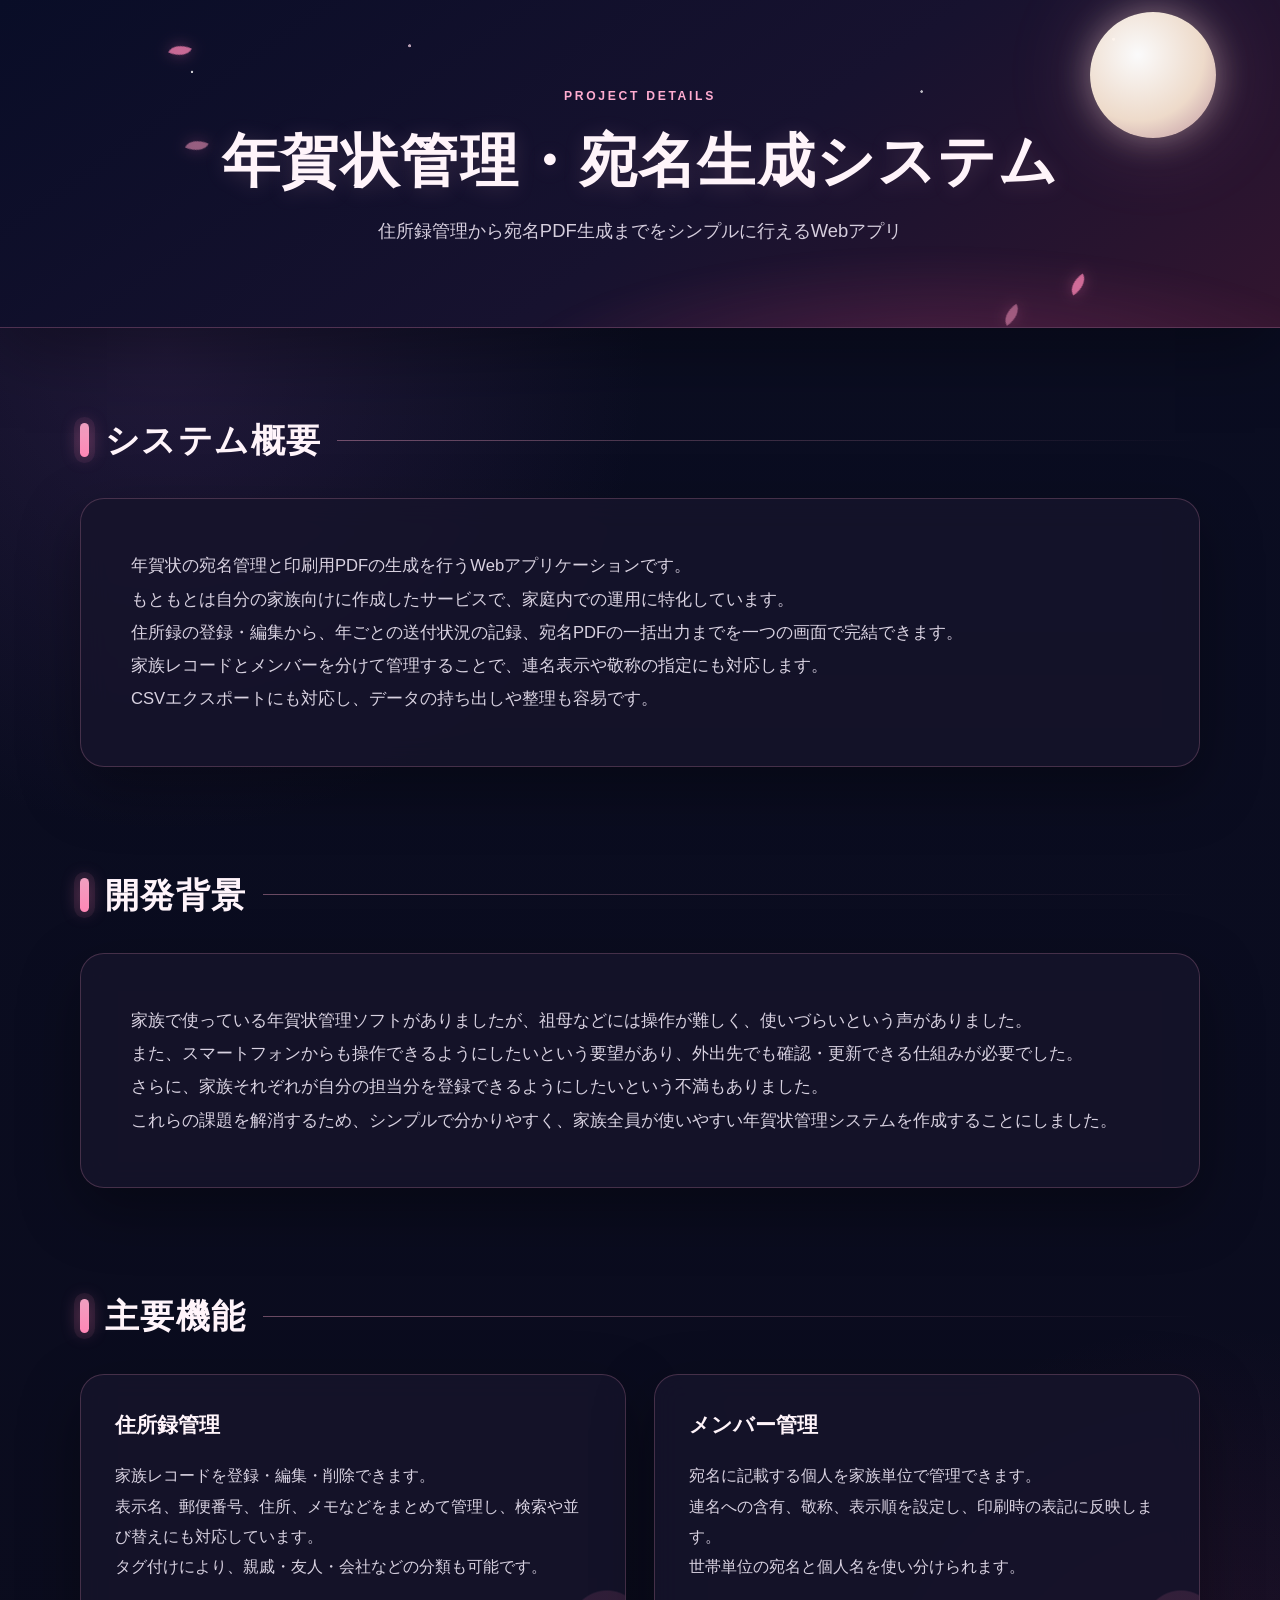
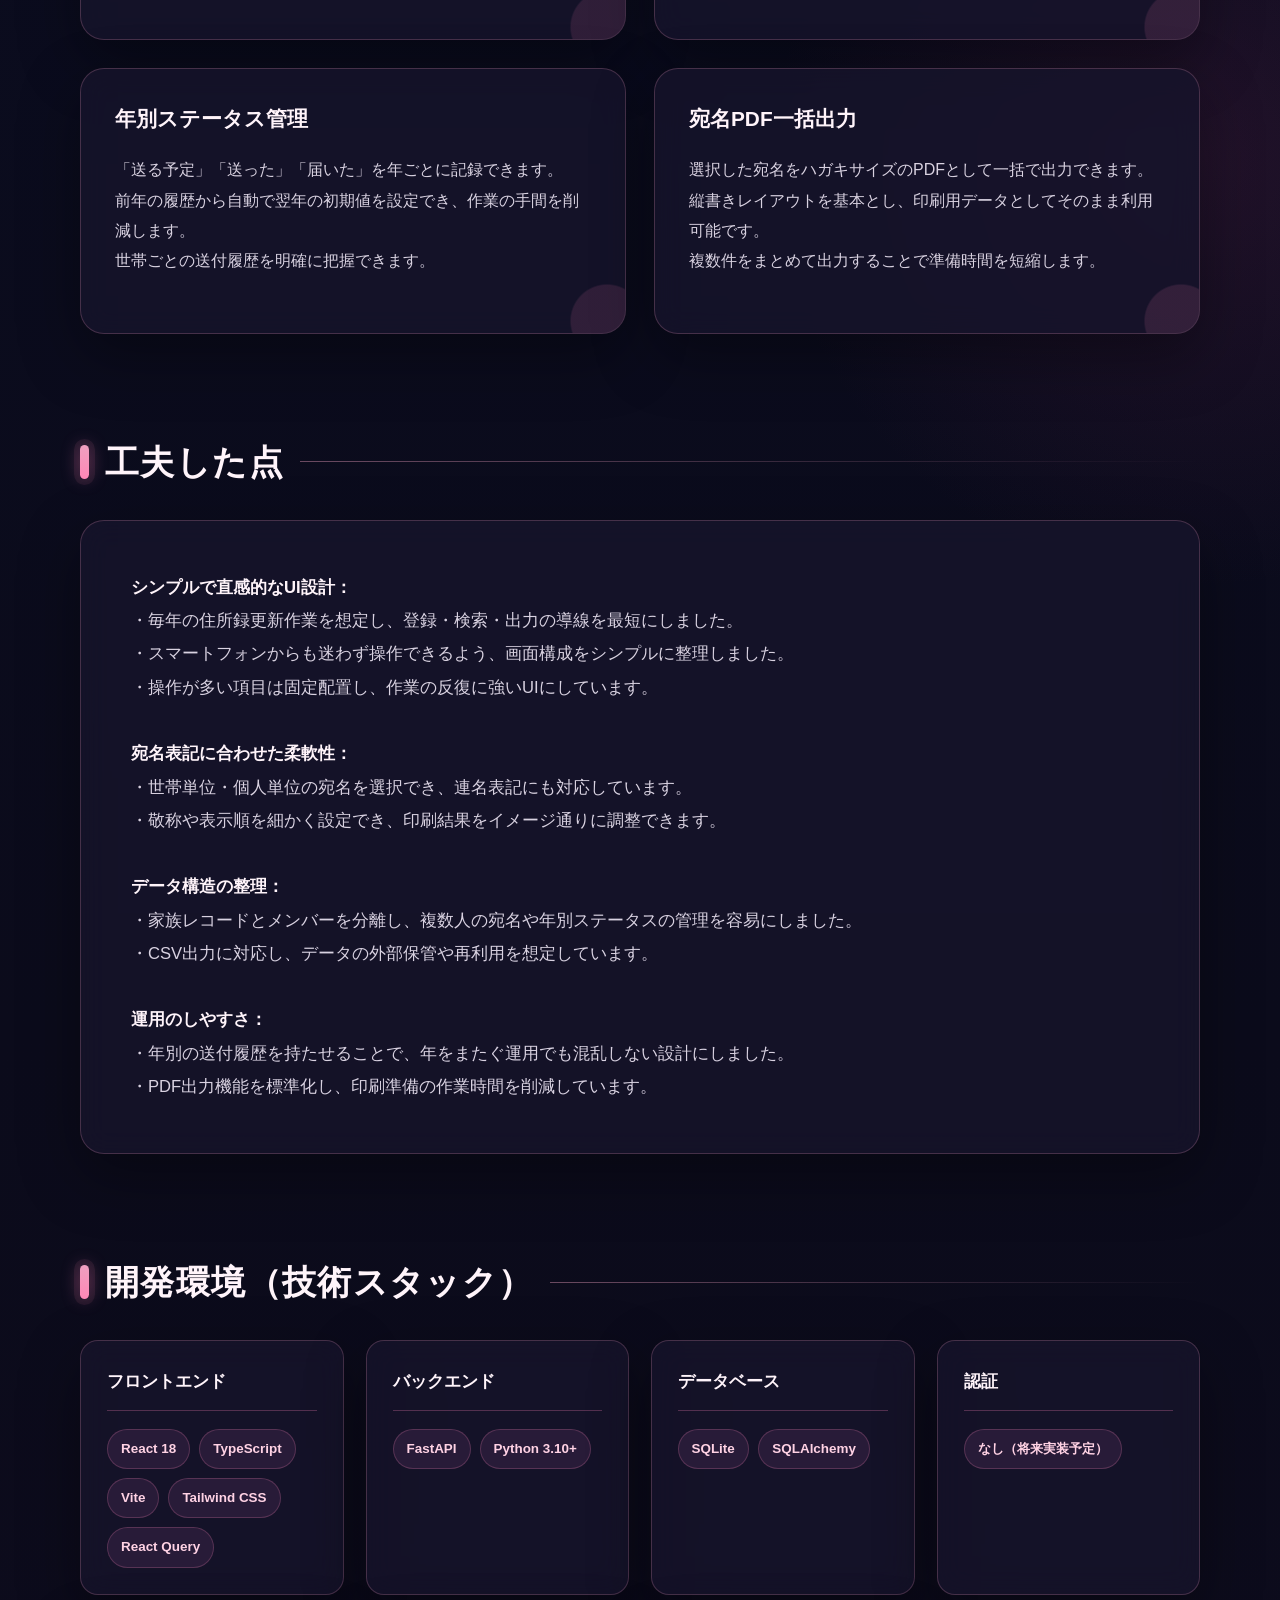
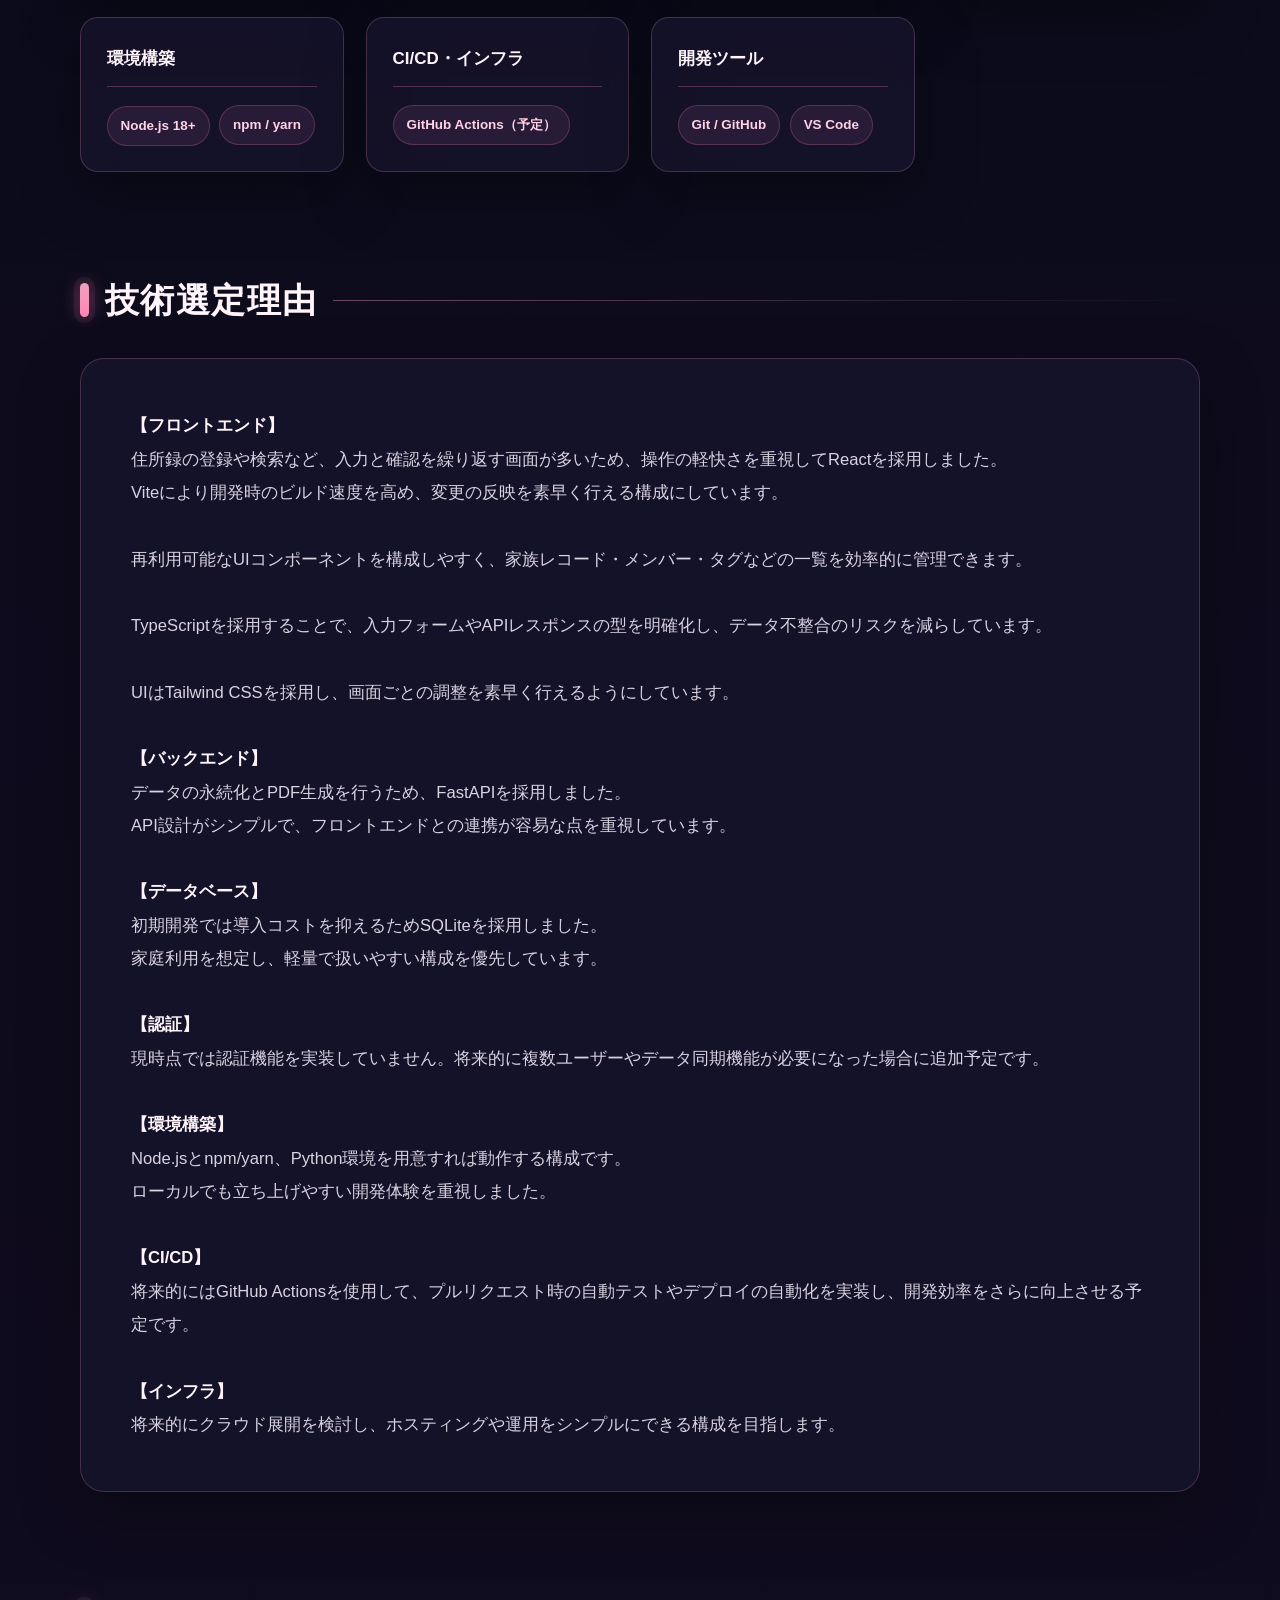
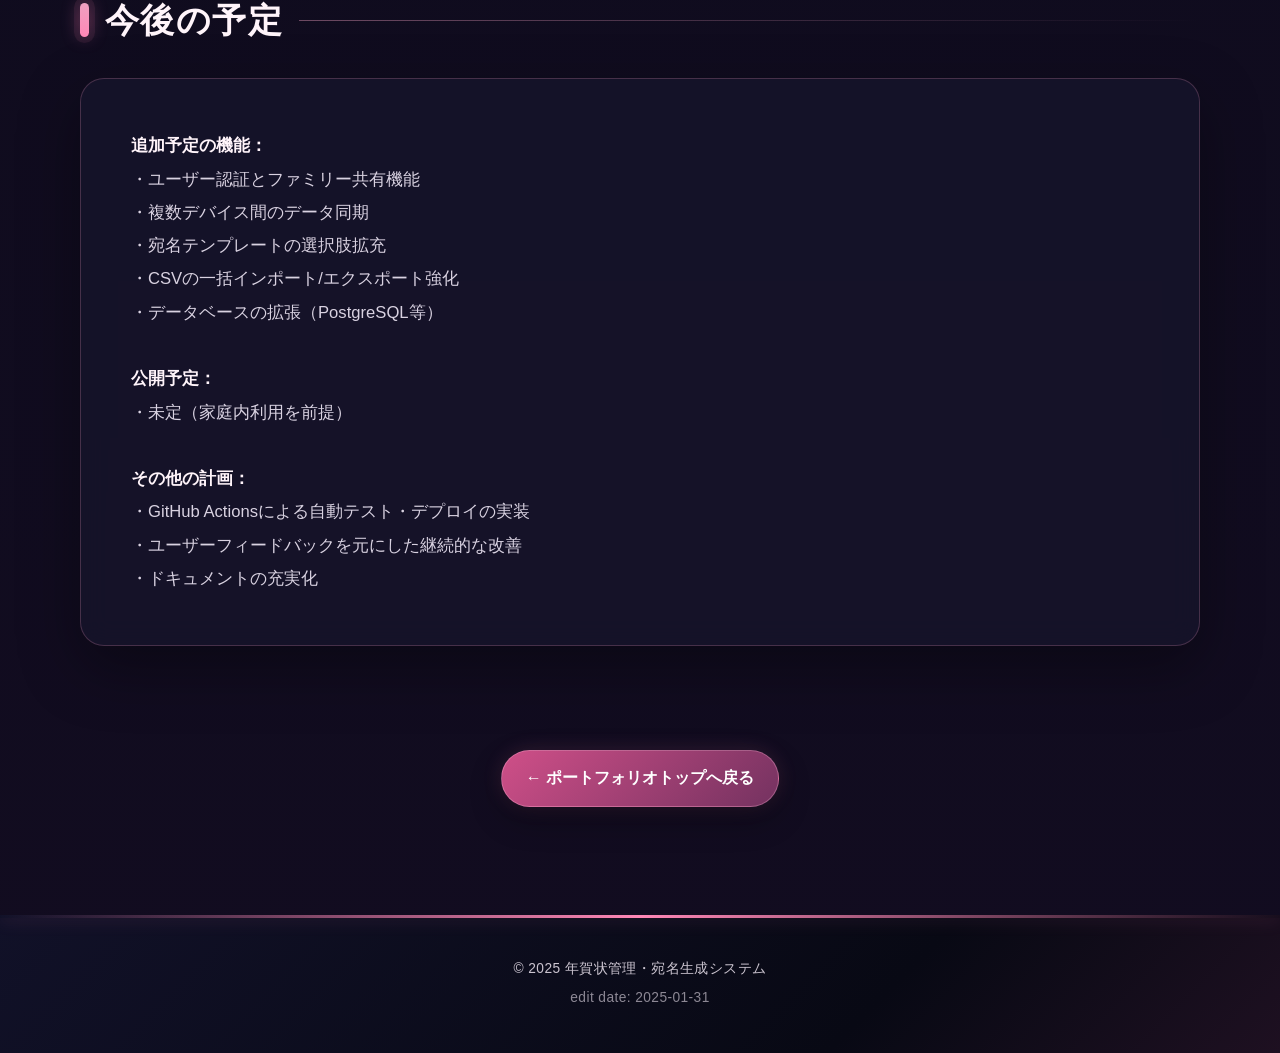
<file: pages/nenga.html>
<!DOCTYPE html>
<html lang="ja">
<head>
    <meta charset="UTF-8">
    <meta name="viewport" content="width=device-width, initial-scale=1.0">
    <title>システム詳細 | 年賀状管理・宛名生成システム</title>
    <link rel="stylesheet" href="../style.css?v=20260609-night">
</head>
<body>
    <!-- Header -->
    <header class="site-hero detail-hero">
        <div class="container hero-inner">
            <p class="eyebrow">Project Details</p>
            <h1>年賀状管理・宛名生成システム</h1>
            <p class="subtitle">住所録管理から宛名PDF生成までをシンプルに行えるWebアプリ</p>
        </div>
    </header>

    <!-- Main Content -->
    <main class="container">
        <!-- Overview Section -->
        <section id="overview" class="section">
            <h2>システム概要</h2>
            <div class="content-box">
                <p>
                    年賀状の宛名管理と印刷用PDFの生成を行うWebアプリケーションです。<br>
                    もともとは自分の家族向けに作成したサービスで、家庭内での運用に特化しています。<br>
                    住所録の登録・編集から、年ごとの送付状況の記録、宛名PDFの一括出力までを一つの画面で完結できます。<br>
                    家族レコードとメンバーを分けて管理することで、連名表示や敬称の指定にも対応します。<br>
                    CSVエクスポートにも対応し、データの持ち出しや整理も容易です。
                </p>
            </div>
        </section>

        <!-- Background Section -->
        <section id="background" class="section">
            <h2>開発背景</h2>
            <div class="content-box">
                <p>
                    家族で使っている年賀状管理ソフトがありましたが、祖母などには操作が難しく、使いづらいという声がありました。<br>
                    また、スマートフォンからも操作できるようにしたいという要望があり、外出先でも確認・更新できる仕組みが必要でした。<br>
                    さらに、家族それぞれが自分の担当分を登録できるようにしたいという不満もありました。<br>
                    これらの課題を解消するため、シンプルで分かりやすく、家族全員が使いやすい年賀状管理システムを作成することにしました。
                </p>
            </div>
        </section>

        <!-- Features Section -->
        <section id="features" class="section">
            <h2>主要機能</h2>
            <div class="projects-grid">
                <div class="project-card">
                    <h3>住所録管理</h3>
                    <p class="project-description">
                        家族レコードを登録・編集・削除できます。<br>
                        表示名、郵便番号、住所、メモなどをまとめて管理し、検索や並び替えにも対応しています。<br>
                        タグ付けにより、親戚・友人・会社などの分類も可能です。
                    </p>
                </div>

                <div class="project-card">
                    <h3>メンバー管理</h3>
                    <p class="project-description">
                        宛名に記載する個人を家族単位で管理できます。<br>
                        連名への含有、敬称、表示順を設定し、印刷時の表記に反映します。<br>
                        世帯単位の宛名と個人名を使い分けられます。
                    </p>
                </div>

                <div class="project-card">
                    <h3>年別ステータス管理</h3>
                    <p class="project-description">
                        「送る予定」「送った」「届いた」を年ごとに記録できます。<br>
                        前年の履歴から自動で翌年の初期値を設定でき、作業の手間を削減します。<br>
                        世帯ごとの送付履歴を明確に把握できます。
                    </p>
                </div>

                <div class="project-card">
                    <h3>宛名PDF一括出力</h3>
                    <p class="project-description">
                        選択した宛名をハガキサイズのPDFとして一括で出力できます。<br>
                        縦書きレイアウトを基本とし、印刷用データとしてそのまま利用可能です。<br>
                        複数件をまとめて出力することで準備時間を短縮します。
                    </p>
                </div>
            </div>
        </section>

        <!-- Key Points Section -->
        <section id="keypoints" class="section">
            <h2>工夫した点</h2>
            <div class="content-box">
                <p>
                    <strong>シンプルで直感的なUI設計：</strong><br>
                    ・毎年の住所録更新作業を想定し、登録・検索・出力の導線を最短にしました。<br>
                    ・スマートフォンからも迷わず操作できるよう、画面構成をシンプルに整理しました。<br>
                    ・操作が多い項目は固定配置し、作業の反復に強いUIにしています。<br>
                    <br>
                    <strong>宛名表記に合わせた柔軟性：</strong><br>
                    ・世帯単位・個人単位の宛名を選択でき、連名表記にも対応しています。<br>
                    ・敬称や表示順を細かく設定でき、印刷結果をイメージ通りに調整できます。<br>
                    <br>
                    <strong>データ構造の整理：</strong><br>
                    ・家族レコードとメンバーを分離し、複数人の宛名や年別ステータスの管理を容易にしました。<br>
                    ・CSV出力に対応し、データの外部保管や再利用を想定しています。<br>
                    <br>
                    <strong>運用のしやすさ：</strong><br>
                    ・年別の送付履歴を持たせることで、年をまたぐ運用でも混乱しない設計にしました。<br>
                    ・PDF出力機能を標準化し、印刷準備の作業時間を削減しています。
                </p>
            </div>
        </section>

        <!-- Tech Stack Section -->
        <section id="techstack" class="section">
            <h2>開発環境（技術スタック）</h2>
            <div class="tech-stack-container">
                <div class="tech-category">
                    <h3>フロントエンド</h3>
                    <div class="tech-tags">
                        <span class="tech-tag">React 18</span>
                        <span class="tech-tag">TypeScript</span>
                        <span class="tech-tag">Vite</span>
                        <span class="tech-tag">Tailwind CSS</span>
                        <span class="tech-tag">React Query</span>
                    </div>
                </div>

                <div class="tech-category">
                    <h3>バックエンド</h3>
                    <div class="tech-tags">
                        <span class="tech-tag">FastAPI</span>
                        <span class="tech-tag">Python 3.10+</span>
                    </div>
                </div>

                <div class="tech-category">
                    <h3>データベース</h3>
                    <div class="tech-tags">
                        <span class="tech-tag">SQLite</span>
                        <span class="tech-tag">SQLAlchemy</span>
                    </div>
                </div>

                <div class="tech-category">
                    <h3>認証</h3>
                    <div class="tech-tags">
                        <span class="tech-tag">なし（将来実装予定）</span>
                    </div>
                </div>

                <div class="tech-category">
                    <h3>環境構築</h3>
                    <div class="tech-tags">
                        <span class="tech-tag">Node.js 18+</span>
                        <span class="tech-tag">npm / yarn</span>
                    </div>
                </div>

                <div class="tech-category">
                    <h3>CI/CD・インフラ</h3>
                    <div class="tech-tags">
                        <span class="tech-tag">GitHub Actions（予定）</span>
                    </div>
                </div>

                <div class="tech-category">
                    <h3>開発ツール</h3>
                    <div class="tech-tags">
                        <span class="tech-tag">Git / GitHub</span>
                        <span class="tech-tag">VS Code</span>
                    </div>
                </div>
            </div>
        </section>

        <!-- Tech Selection Reason Section -->
        <section id="tech-reason" class="section">
            <h2>技術選定理由</h2>
            <div class="content-box">
                <p>
                    <strong>【フロントエンド】</strong><br>
                    住所録の登録や検索など、入力と確認を繰り返す画面が多いため、操作の軽快さを重視してReactを採用しました。<br>
                    Viteにより開発時のビルド速度を高め、変更の反映を素早く行える構成にしています。<br>
                    <br>
                    再利用可能なUIコンポーネントを構成しやすく、家族レコード・メンバー・タグなどの一覧を効率的に管理できます。<br>
                    <br>
                    TypeScriptを採用することで、入力フォームやAPIレスポンスの型を明確化し、データ不整合のリスクを減らしています。<br>
                    <br>
                    UIはTailwind CSSを採用し、画面ごとの調整を素早く行えるようにしています。<br>
                    <br>
                    <strong>【バックエンド】</strong><br>
                    データの永続化とPDF生成を行うため、FastAPIを採用しました。<br>
                    API設計がシンプルで、フロントエンドとの連携が容易な点を重視しています。<br>
                    <br>
                    <strong>【データベース】</strong><br>
                    初期開発では導入コストを抑えるためSQLiteを採用しました。<br>
                    家庭利用を想定し、軽量で扱いやすい構成を優先しています。<br>
                    <br>
                    <strong>【認証】</strong><br>
                    現時点では認証機能を実装していません。将来的に複数ユーザーやデータ同期機能が必要になった場合に追加予定です。<br>
                    <br>
                    <strong>【環境構築】</strong><br>
                    Node.jsとnpm/yarn、Python環境を用意すれば動作する構成です。<br>
                    ローカルでも立ち上げやすい開発体験を重視しました。<br>
                    <br>
                    <strong>【CI/CD】</strong><br>
                    将来的にはGitHub Actionsを使用して、プルリクエスト時の自動テストやデプロイの自動化を実装し、開発効率をさらに向上させる予定です。<br>
                    <br>
                    <strong>【インフラ】</strong><br>
                    将来的にクラウド展開を検討し、ホスティングや運用をシンプルにできる構成を目指します。
                </p>
            </div>
        </section>

        <!-- Future Plans Section -->
        <section id="future" class="section">
            <h2>今後の予定</h2>
            <div class="content-box">
                <p>
                    <strong>追加予定の機能：</strong><br>
                    ・ユーザー認証とファミリー共有機能<br>
                    ・複数デバイス間のデータ同期<br>
                    ・宛名テンプレートの選択肢拡充<br>
                    ・CSVの一括インポート/エクスポート強化<br>
                    ・データベースの拡張（PostgreSQL等）<br>
                    <br>
                    <strong>公開予定：</strong><br>
                    ・未定（家庭内利用を前提）<br>
                    <br>
                    <strong>その他の計画：</strong><br>
                    ・GitHub Actionsによる自動テスト・デプロイの実装<br>
                    ・ユーザーフィードバックを元にした継続的な改善<br>
                    ・ドキュメントの充実化
                </p>
            </div>
        </section>

        <!-- Back to Home -->
        <div class="page-actions">
            <a href="../index.html" class="back-link">
                ← ポートフォリオトップへ戻る
            </a>
        </div>
    </main>

    <!-- Footer -->
    <footer>
        <div class="container">
            <p>&copy; 2025 年賀状管理・宛名生成システム</p>
            <p>edit date: 2025-01-31</p>
        </div>
    </footer>
</body>
</html>
</file>
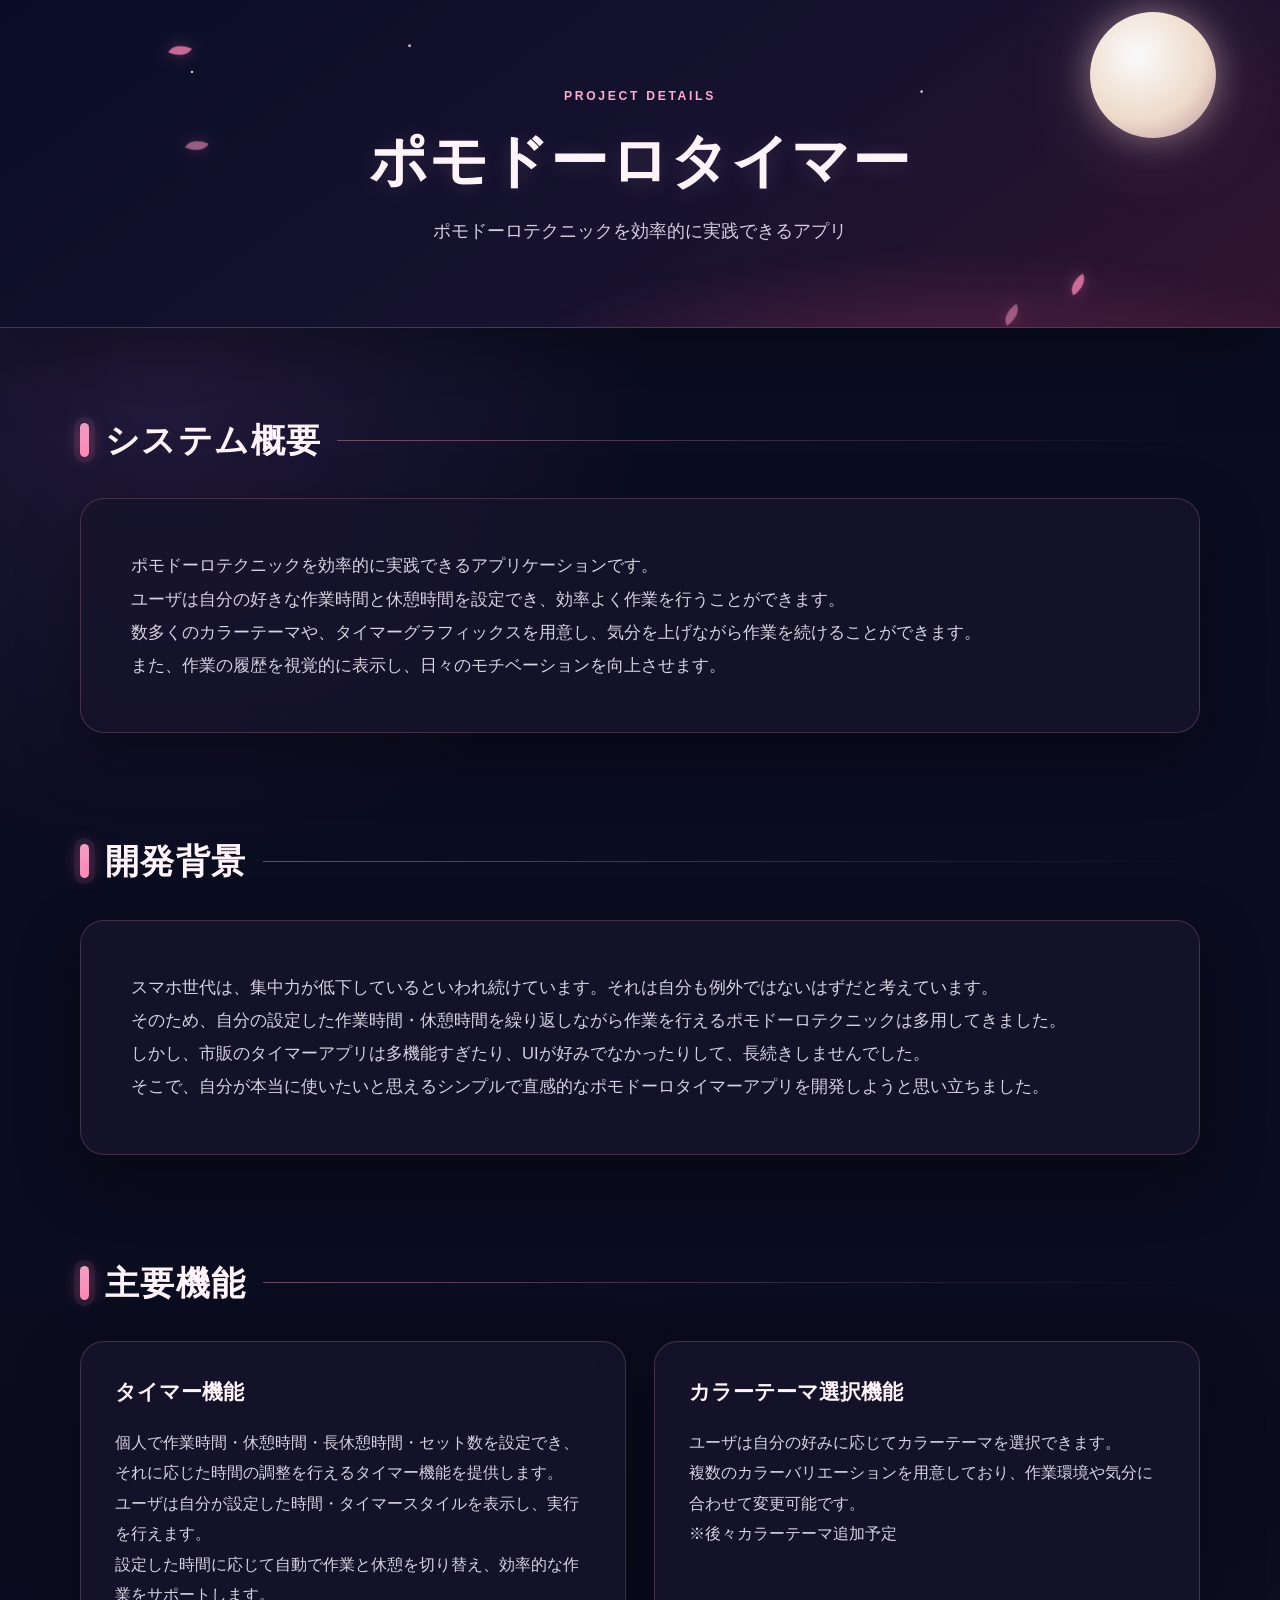
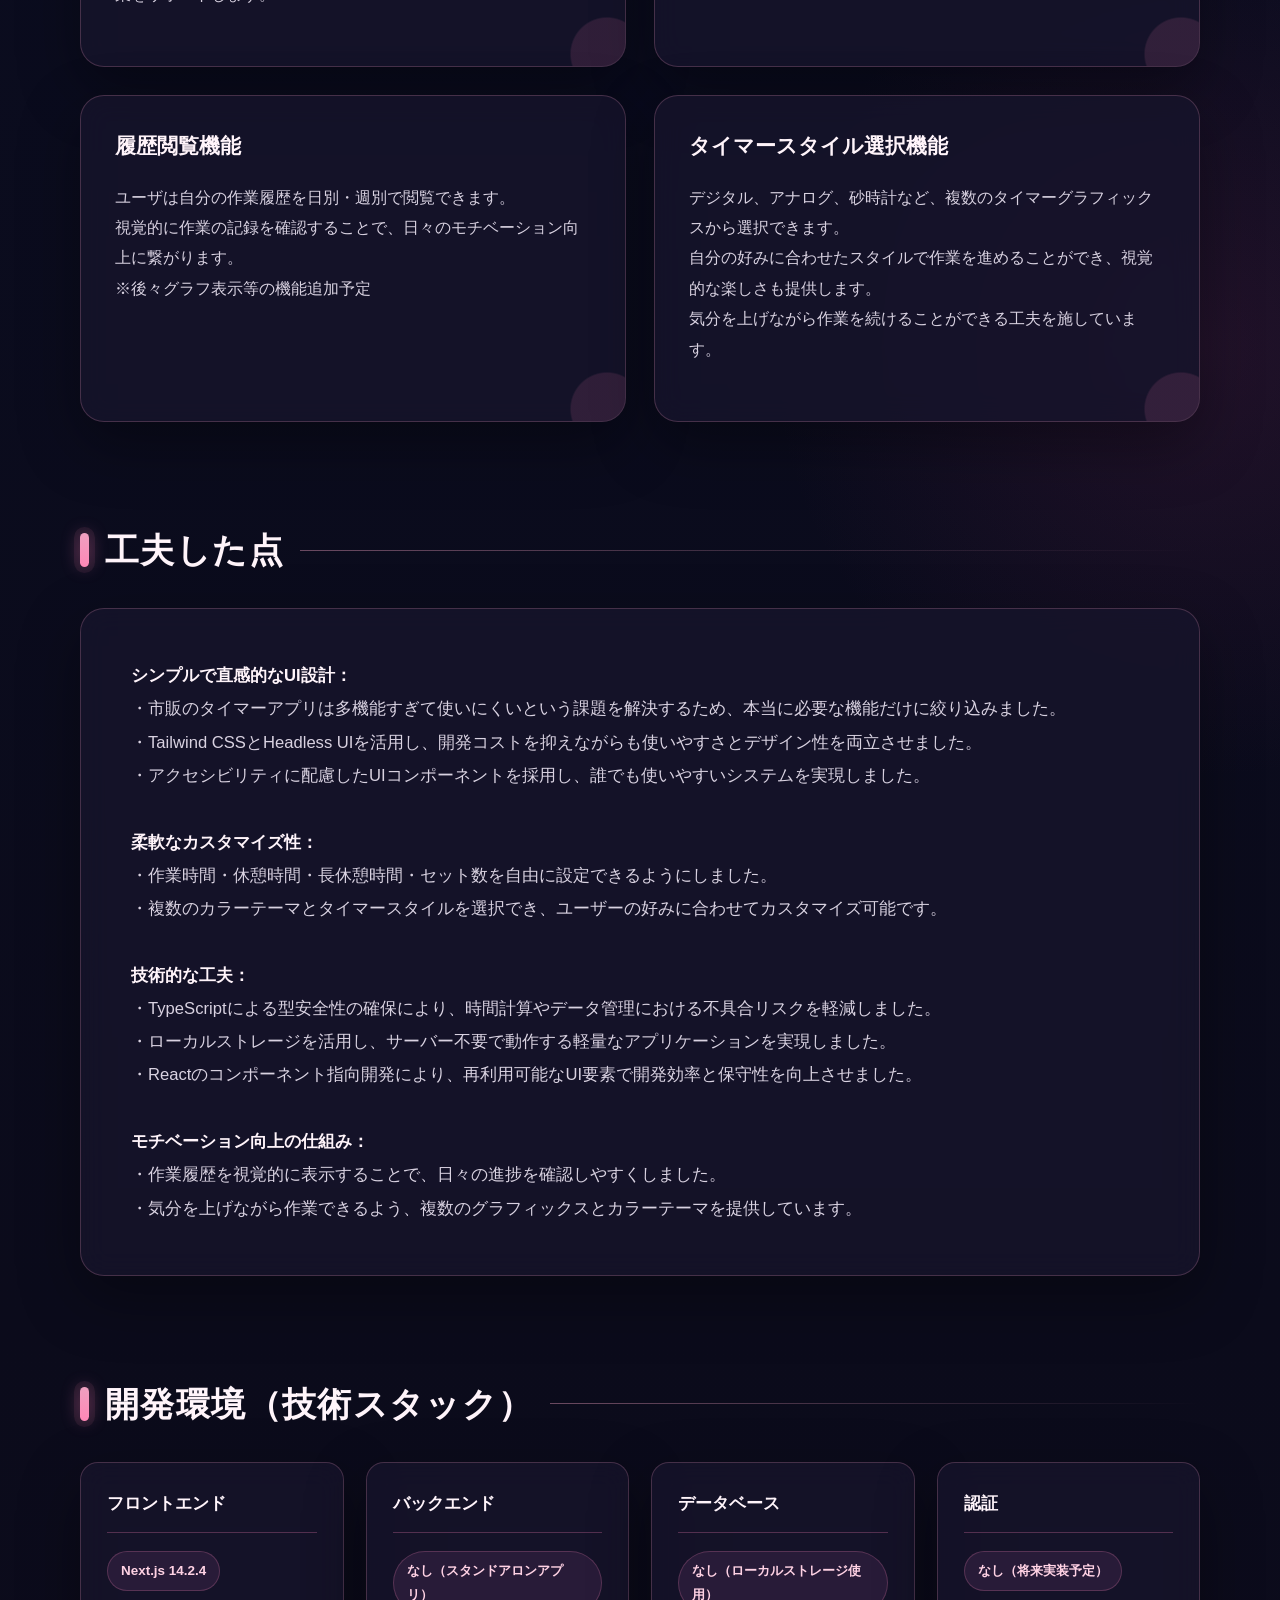
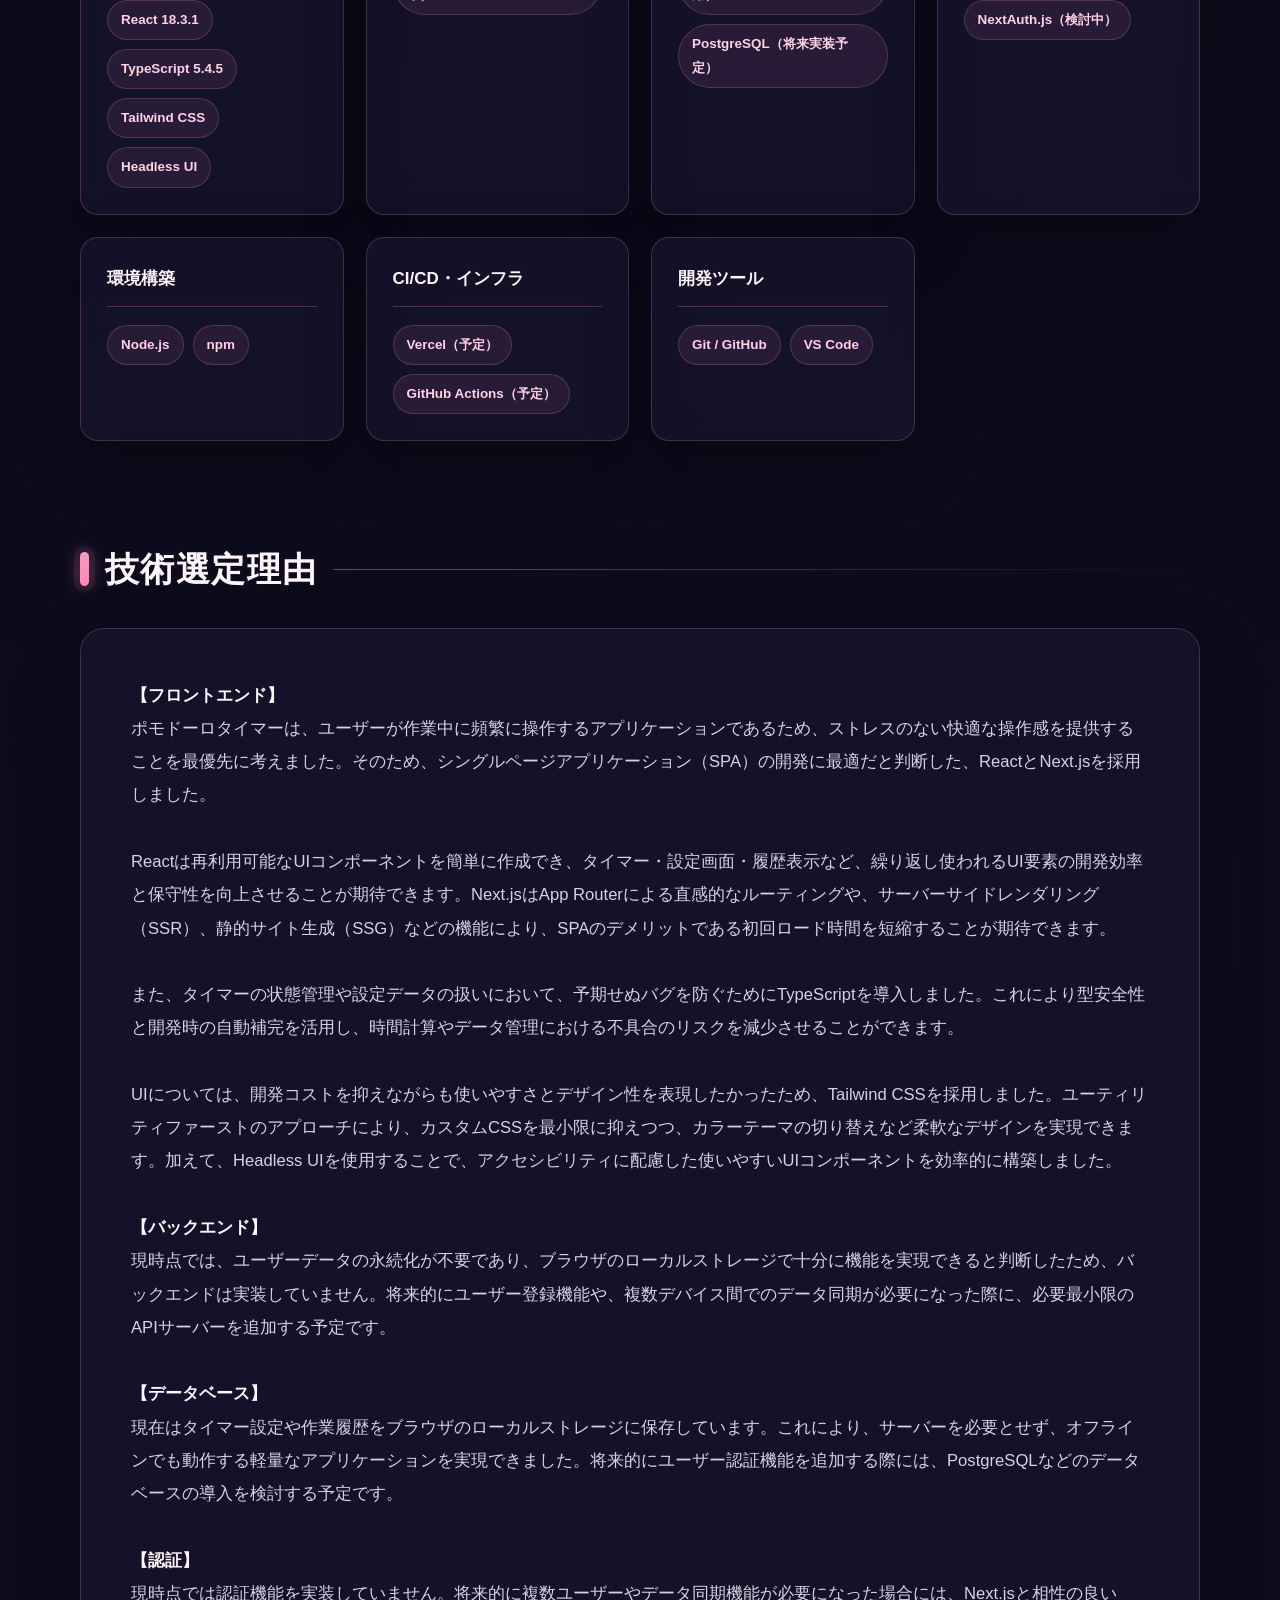
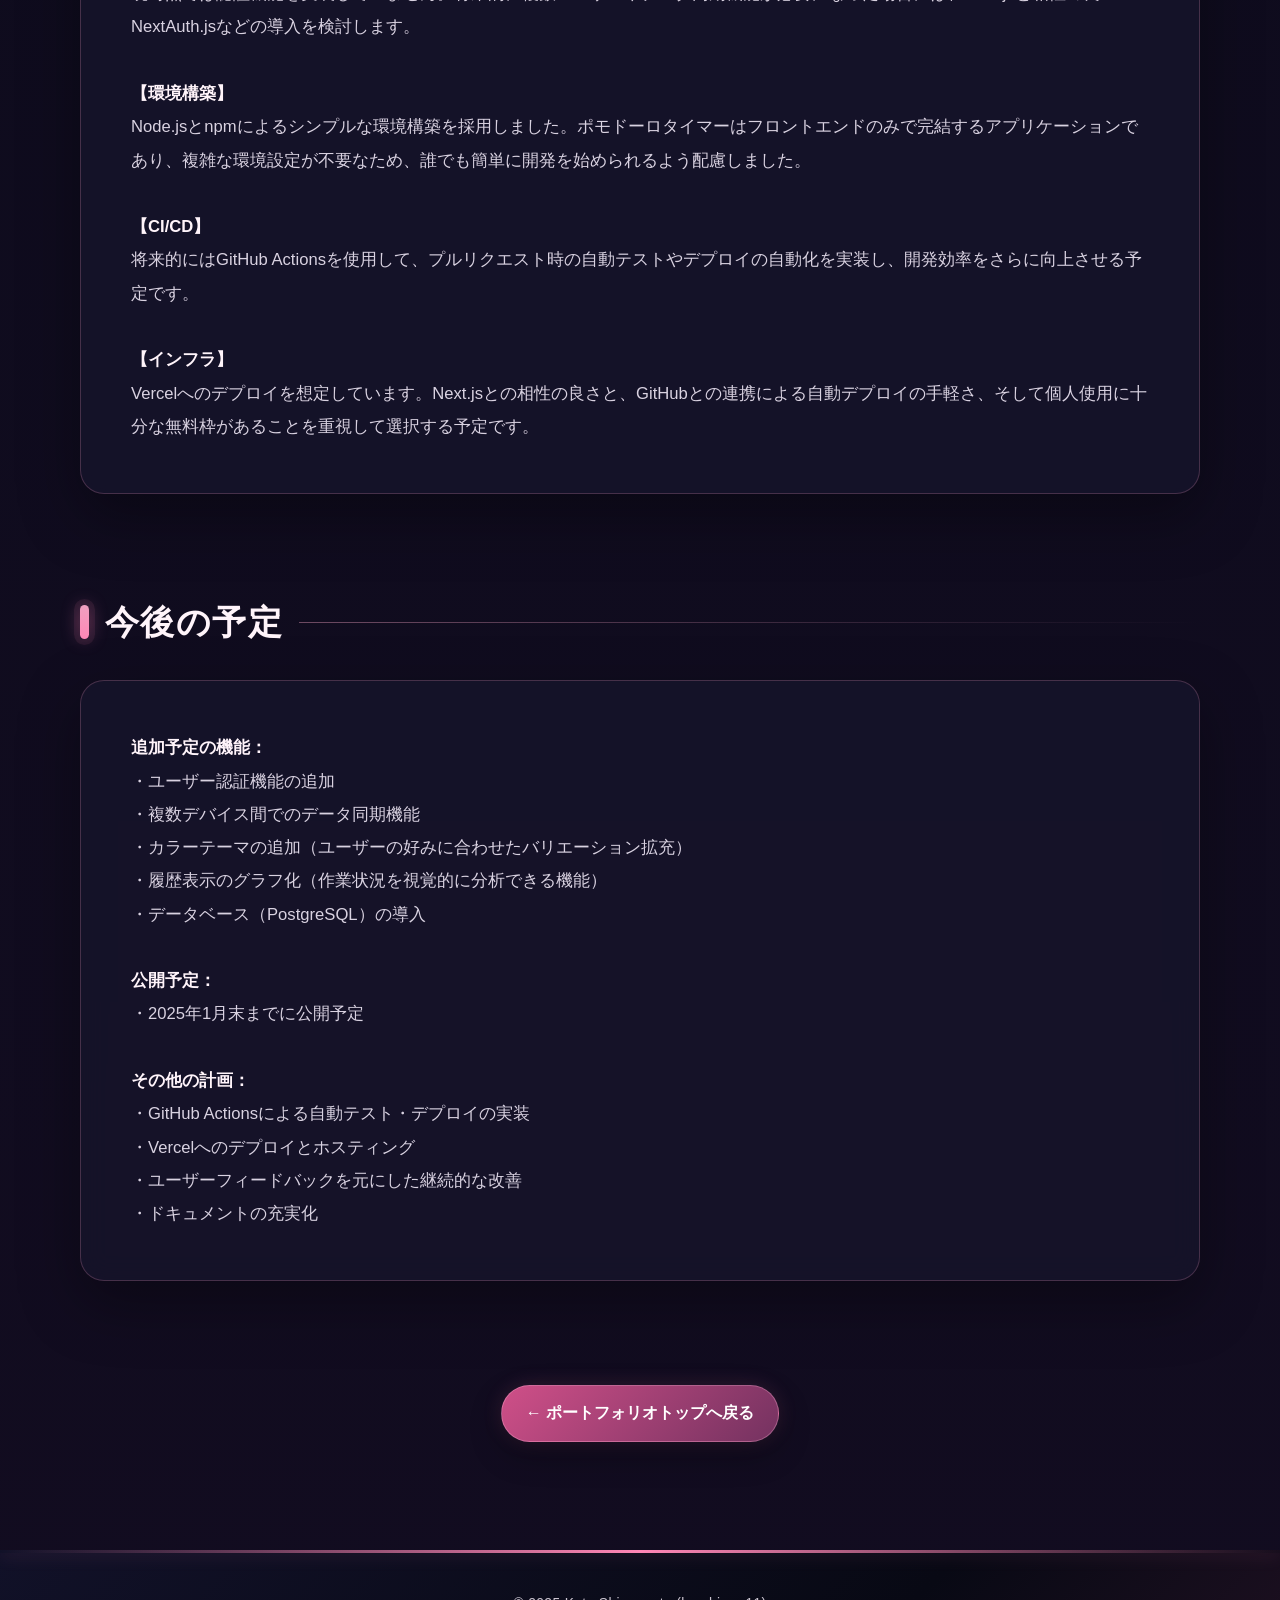
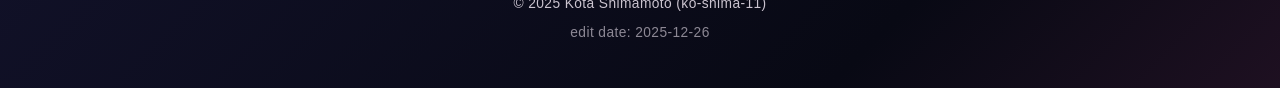
<file: pages/project_detail.html>
<!DOCTYPE html>
<html lang="ja">
<head>
    <meta charset="UTF-8">
    <meta name="viewport" content="width=device-width, initial-scale=1.0">
    <title>システム詳細 | Ko-shima-11 Portfolio</title>
    <link rel="stylesheet" href="../style.css?v=20260609-night">
</head>
<body>
    <!-- Header -->
    <header class="site-hero detail-hero">
        <div class="container hero-inner">
            <p class="eyebrow">Project Details</p>
            <h1>ポモドーロタイマー</h1>
            <p class="subtitle">ポモドーロテクニックを効率的に実践できるアプリ</p>
        </div>
    </header>

    <!-- Main Content -->
    <main class="container">
        <!-- Overview Section -->
        <section id="overview" class="section">
            <h2>システム概要</h2>
            <div class="content-box">
                <p>
                    ポモドーロテクニックを効率的に実践できるアプリケーションです。<br>
                    ユーザは自分の好きな作業時間と休憩時間を設定でき、効率よく作業を行うことができます。<br>
                    数多くのカラーテーマや、タイマーグラフィックスを用意し、気分を上げながら作業を続けることができます。<br>
                    また、作業の履歴を視覚的に表示し、日々のモチベーションを向上させます。
                </p>
            </div>
        </section>

        <!-- Background Section -->
        <section id="background" class="section">
            <h2>開発背景</h2>
            <div class="content-box">
                <p>
                    スマホ世代は、集中力が低下しているといわれ続けています。それは自分も例外ではないはずだと考えています。<br>
                    そのため、自分の設定した作業時間・休憩時間を繰り返しながら作業を行えるポモドーロテクニックは多用してきました。<br>
                    しかし、市販のタイマーアプリは多機能すぎたり、UIが好みでなかったりして、長続きしませんでした。<br>
                    そこで、自分が本当に使いたいと思えるシンプルで直感的なポモドーロタイマーアプリを開発しようと思い立ちました。
                </p>
            </div>
        </section>

        <!-- Features Section -->
        <section id="features" class="section">
            <h2>主要機能</h2>
            <div class="projects-grid">
                <div class="project-card">
                    <h3>タイマー機能</h3>
                    <p class="project-description">
                        個人で作業時間・休憩時間・長休憩時間・セット数を設定でき、それに応じた時間の調整を行えるタイマー機能を提供します。<br>
                        ユーザは自分が設定した時間・タイマースタイルを表示し、実行を行えます。<br>
                        設定した時間に応じて自動で作業と休憩を切り替え、効率的な作業をサポートします。
                    </p>
                </div>

                <div class="project-card">
                    <h3>カラーテーマ選択機能</h3>
                    <p class="project-description">
                        ユーザは自分の好みに応じてカラーテーマを選択できます。<br>
                        複数のカラーバリエーションを用意しており、作業環境や気分に合わせて変更可能です。<br>
                        ※後々カラーテーマ追加予定
                    </p>
                </div>

                <div class="project-card">
                    <h3>履歴閲覧機能</h3>
                    <p class="project-description">
                        ユーザは自分の作業履歴を日別・週別で閲覧できます。<br>
                        視覚的に作業の記録を確認することで、日々のモチベーション向上に繋がります。<br>
                        ※後々グラフ表示等の機能追加予定
                    </p>
                </div>

                <div class="project-card">
                    <h3>タイマースタイル選択機能</h3>
                    <p class="project-description">
                        デジタル、アナログ、砂時計など、複数のタイマーグラフィックスから選択できます。<br>
                        自分の好みに合わせたスタイルで作業を進めることができ、視覚的な楽しさも提供します。<br>
                        気分を上げながら作業を続けることができる工夫を施しています。
                    </p>
                </div>
            </div>
        </section>

        <!-- Key Points Section -->
        <section id="keypoints" class="section">
            <h2>工夫した点</h2>
            <div class="content-box">
                <p>
                    <strong>シンプルで直感的なUI設計：</strong><br>
                    ・市販のタイマーアプリは多機能すぎて使いにくいという課題を解決するため、本当に必要な機能だけに絞り込みました。<br>
                    ・Tailwind CSSとHeadless UIを活用し、開発コストを抑えながらも使いやすさとデザイン性を両立させました。<br>
                    ・アクセシビリティに配慮したUIコンポーネントを採用し、誰でも使いやすいシステムを実現しました。<br>
                    <br>
                    <strong>柔軟なカスタマイズ性：</strong><br>
                    ・作業時間・休憩時間・長休憩時間・セット数を自由に設定できるようにしました。<br>
                    ・複数のカラーテーマとタイマースタイルを選択でき、ユーザーの好みに合わせてカスタマイズ可能です。<br>
                    <br>
                    <strong>技術的な工夫：</strong><br>
                    ・TypeScriptによる型安全性の確保により、時間計算やデータ管理における不具合リスクを軽減しました。<br>
                    ・ローカルストレージを活用し、サーバー不要で動作する軽量なアプリケーションを実現しました。<br>
                    ・Reactのコンポーネント指向開発により、再利用可能なUI要素で開発効率と保守性を向上させました。<br>
                    <br>
                    <strong>モチベーション向上の仕組み：</strong><br>
                    ・作業履歴を視覚的に表示することで、日々の進捗を確認しやすくしました。<br>
                    ・気分を上げながら作業できるよう、複数のグラフィックスとカラーテーマを提供しています。
                </p>
            </div>
        </section>

        <!-- Tech Stack Section -->
        <section id="techstack" class="section">
            <h2>開発環境（技術スタック）</h2>
            <div class="tech-stack-container">
                <div class="tech-category">
                    <h3>フロントエンド</h3>
                    <div class="tech-tags">
                        <span class="tech-tag">Next.js 14.2.4</span>
                        <span class="tech-tag">React 18.3.1</span>
                        <span class="tech-tag">TypeScript 5.4.5</span>
                        <span class="tech-tag">Tailwind CSS</span>
                        <span class="tech-tag">Headless UI</span>
                    </div>
                </div>

                <div class="tech-category">
                    <h3>バックエンド</h3>
                    <div class="tech-tags">
                        <span class="tech-tag">なし（スタンドアロンアプリ）</span>
                    </div>
                </div>

                <div class="tech-category">
                    <h3>データベース</h3>
                    <div class="tech-tags">
                        <span class="tech-tag">なし（ローカルストレージ使用）</span>
                        <span class="tech-tag">PostgreSQL（将来実装予定）</span>
                    </div>
                </div>

                <div class="tech-category">
                    <h3>認証</h3>
                    <div class="tech-tags">
                        <span class="tech-tag">なし（将来実装予定）</span>
                        <span class="tech-tag">NextAuth.js（検討中）</span>
                    </div>
                </div>

                <div class="tech-category">
                    <h3>環境構築</h3>
                    <div class="tech-tags">
                        <span class="tech-tag">Node.js</span>
                        <span class="tech-tag">npm</span>
                    </div>
                </div>

                <div class="tech-category">
                    <h3>CI/CD・インフラ</h3>
                    <div class="tech-tags">
                        <span class="tech-tag">Vercel（予定）</span>
                        <span class="tech-tag">GitHub Actions（予定）</span>
                    </div>
                </div>

                <div class="tech-category">
                    <h3>開発ツール</h3>
                    <div class="tech-tags">
                        <span class="tech-tag">Git / GitHub</span>
                        <span class="tech-tag">VS Code</span>
                    </div>
                </div>
            </div>
        </section>

        <!-- Tech Selection Reason Section -->
        <section id="tech-reason" class="section">
            <h2>技術選定理由</h2>
            <div class="content-box">
                <p>
                    <strong>【フロントエンド】</strong><br>
                    ポモドーロタイマーは、ユーザーが作業中に頻繁に操作するアプリケーションであるため、ストレスのない快適な操作感を提供することを最優先に考えました。そのため、シングルページアプリケーション（SPA）の開発に最適だと判断した、ReactとNext.jsを採用しました。<br>
                    <br>
                    Reactは再利用可能なUIコンポーネントを簡単に作成でき、タイマー・設定画面・履歴表示など、繰り返し使われるUI要素の開発効率と保守性を向上させることが期待できます。Next.jsはApp Routerによる直感的なルーティングや、サーバーサイドレンダリング（SSR）、静的サイト生成（SSG）などの機能により、SPAのデメリットである初回ロード時間を短縮することが期待できます。<br>
                    <br>
                    また、タイマーの状態管理や設定データの扱いにおいて、予期せぬバグを防ぐためにTypeScriptを導入しました。これにより型安全性と開発時の自動補完を活用し、時間計算やデータ管理における不具合のリスクを減少させることができます。<br>
                    <br>
                    UIについては、開発コストを抑えながらも使いやすさとデザイン性を表現したかったため、Tailwind CSSを採用しました。ユーティリティファーストのアプローチにより、カスタムCSSを最小限に抑えつつ、カラーテーマの切り替えなど柔軟なデザインを実現できます。加えて、Headless UIを使用することで、アクセシビリティに配慮した使いやすいUIコンポーネントを効率的に構築しました。<br>
                    <br>
                    <strong>【バックエンド】</strong><br>
                    現時点では、ユーザーデータの永続化が不要であり、ブラウザのローカルストレージで十分に機能を実現できると判断したため、バックエンドは実装していません。将来的にユーザー登録機能や、複数デバイス間でのデータ同期が必要になった際に、必要最小限のAPIサーバーを追加する予定です。<br>
                    <br>
                    <strong>【データベース】</strong><br>
                    現在はタイマー設定や作業履歴をブラウザのローカルストレージに保存しています。これにより、サーバーを必要とせず、オフラインでも動作する軽量なアプリケーションを実現できました。将来的にユーザー認証機能を追加する際には、PostgreSQLなどのデータベースの導入を検討する予定です。<br>
                    <br>
                    <strong>【認証】</strong><br>
                    現時点では認証機能を実装していません。将来的に複数ユーザーやデータ同期機能が必要になった場合には、Next.jsと相性の良いNextAuth.jsなどの導入を検討します。<br>
                    <br>
                    <strong>【環境構築】</strong><br>
                    Node.jsとnpmによるシンプルな環境構築を採用しました。ポモドーロタイマーはフロントエンドのみで完結するアプリケーションであり、複雑な環境設定が不要なため、誰でも簡単に開発を始められるよう配慮しました。<br>
                    <br>
                    <strong>【CI/CD】</strong><br>
                    将来的にはGitHub Actionsを使用して、プルリクエスト時の自動テストやデプロイの自動化を実装し、開発効率をさらに向上させる予定です。<br>
                    <br>
                    <strong>【インフラ】</strong><br>
                    Vercelへのデプロイを想定しています。Next.jsとの相性の良さと、GitHubとの連携による自動デプロイの手軽さ、そして個人使用に十分な無料枠があることを重視して選択する予定です。
                </p>
            </div>
        </section>

        <!-- Future Plans Section -->
        <section id="future" class="section">
            <h2>今後の予定</h2>
            <div class="content-box">
                <p>
                    <strong>追加予定の機能：</strong><br>
                    ・ユーザー認証機能の追加<br>
                    ・複数デバイス間でのデータ同期機能<br>
                    ・カラーテーマの追加（ユーザーの好みに合わせたバリエーション拡充）<br>
                    ・履歴表示のグラフ化（作業状況を視覚的に分析できる機能）<br>
                    ・データベース（PostgreSQL）の導入<br>
                    <br>
                    <strong>公開予定：</strong><br>
                    ・2025年1月末までに公開予定<br>
                    <br>
                    <strong>その他の計画：</strong><br>
                    ・GitHub Actionsによる自動テスト・デプロイの実装<br>
                    ・Vercelへのデプロイとホスティング<br>
                    ・ユーザーフィードバックを元にした継続的な改善<br>
                    ・ドキュメントの充実化
                </p>
            </div>
        </section>

        <!-- Back to Home -->
        <div class="page-actions">
            <a href="../index.html" class="back-link">
                ← ポートフォリオトップへ戻る
            </a>
        </div>
    </main>

    <!-- Footer -->
    <footer>
        <div class="container">
            <p>&copy; 2025 Kota Shimamoto (ko-shima-11)</p>
            <p>edit date: 2025-12-26</p>
        </div>
    </footer>
</body>
</html>
</file>
<file: style.css>
/* ========================================
   Night Sakura Portfolio
   ======================================== */

:root {
    --color-background: #080a18;
    --color-surface: rgba(22, 20, 43, 0.82);
    --color-surface-solid: #17142b;
    --color-primary: #fff4fa;
    --color-text-primary: #f2edf6;
    --color-text-secondary: #bdb4ca;
    --color-text-tertiary: #d9d2e1;
    --color-accent-light: #281b38;
    --color-accent-soft: #53304f;
    --color-accent-medium: #efa0c0;
    --color-accent-dark: #ff87b6;
    --color-accent-deep: #ffd2e4;
    --color-border: rgba(244, 153, 192, 0.22);
    --shadow-soft: 0 22px 60px rgba(0, 0, 0, 0.34);
    --radius-large: 24px;
    --radius-medium: 18px;
    --transition: 220ms ease;
}

* {
    box-sizing: border-box;
    margin: 0;
    padding: 0;
}

html {
    scroll-behavior: smooth;
}

body {
    min-height: 100vh;
    font-family: "Hiragino Maru Gothic ProN", "Hiragino Sans", "Yu Gothic", "Meiryo", sans-serif;
    line-height: 1.8;
    color: var(--color-text-primary);
    background:
        radial-gradient(circle at 13% 6%, rgba(91, 55, 119, 0.28), transparent 30rem),
        radial-gradient(circle at 94% 30%, rgba(126, 42, 89, 0.2), transparent 27rem),
        linear-gradient(180deg, #0a0d22 0%, #0b0b1b 45%, #120c20 100%),
        var(--color-background);
    -webkit-font-smoothing: antialiased;
}

a {
    color: var(--color-accent-dark);
    text-decoration-color: rgba(255, 135, 182, 0.46);
    text-underline-offset: 0.22em;
    transition: color var(--transition), text-decoration-color var(--transition);
}

a:hover {
    color: var(--color-accent-deep);
    text-decoration-color: currentColor;
}

img {
    max-width: 100%;
}

.container {
    width: min(1120px, calc(100% - 48px));
    margin: 0 auto;
}

/* Hero */
header {
    position: relative;
    isolation: isolate;
    overflow: hidden;
    padding: 112px 0 104px;
    color: var(--color-primary);
    text-align: center;
    background:
        radial-gradient(circle at 15% 22%, rgba(255, 255, 255, 0.78) 0 1px, transparent 1.6px),
        radial-gradient(circle at 32% 14%, rgba(255, 219, 236, 0.7) 0 1.2px, transparent 1.8px),
        radial-gradient(circle at 72% 28%, rgba(255, 255, 255, 0.7) 0 1px, transparent 1.6px),
        radial-gradient(circle at 87% 12%, rgba(255, 225, 237, 0.78) 0 1.2px, transparent 1.8px),
        linear-gradient(145deg, #090d27 0%, #17122f 56%, #32152f 100%);
    border-bottom: 1px solid rgba(255, 145, 188, 0.28);
    box-shadow: 0 20px 70px rgba(0, 0, 0, 0.34);
}

header::before,
header::after {
    position: absolute;
    z-index: -1;
    content: "";
}

header::before {
    top: 12px;
    right: 5%;
    width: 126px;
    height: 126px;
    background:
        radial-gradient(circle at 38% 34%, rgba(255, 255, 255, 0.98), rgba(255, 235, 215, 0.92) 58%, rgba(244, 190, 199, 0.72) 100%);
    border-radius: 50%;
    box-shadow:
        0 0 34px rgba(255, 229, 218, 0.42),
        0 0 90px rgba(244, 159, 194, 0.2);
}

header::after {
    right: -8%;
    bottom: -180px;
    width: 70%;
    height: 260px;
    background: radial-gradient(ellipse, rgba(213, 72, 135, 0.25), transparent 68%);
    border-radius: 50%;
    filter: blur(8px);
}

.hero-inner {
    position: relative;
    z-index: 1;
}

.hero-inner::before,
.hero-inner::after {
    position: absolute;
    z-index: -1;
    width: 20px;
    height: 13px;
    content: "";
    background: rgba(255, 133, 182, 0.74);
    border-radius: 100% 0 100% 0;
    filter: drop-shadow(0 0 7px rgba(255, 117, 174, 0.5));
}

.hero-inner::before {
    top: -42px;
    left: 8%;
    box-shadow:
        54px 80px 0 rgba(255, 160, 198, 0.52),
        860px 24px 0 rgba(255, 126, 180, 0.62);
    transform: rotate(24deg);
}

.hero-inner::after {
    right: 10%;
    bottom: -44px;
    box-shadow:
        -72px -12px 0 rgba(255, 158, 197, 0.48),
        -910px -30px 0 rgba(255, 126, 180, 0.58);
    transform: rotate(-34deg);
}

.eyebrow {
    margin-bottom: 18px;
    color: #ffacd0;
    font-size: 0.76rem;
    font-weight: 700;
    letter-spacing: 0.22em;
    text-transform: uppercase;
}

header h1 {
    max-width: 1100px;
    margin: 0 auto 18px;
    color: var(--color-primary);
    text-shadow: 0 3px 22px rgba(255, 186, 216, 0.16);
    font-family: "Hiragino Maru Gothic ProN", "Hiragino Sans", "Yu Gothic", "Meiryo", sans-serif;
    font-size: clamp(2.3rem, 5vw, 3.5rem);
    font-weight: 600;
    line-height: 1.2;
    letter-spacing: 0.025em;
}

header .subtitle {
    max-width: 680px;
    margin: 0 auto;
    color: #d6cede;
    font-size: clamp(0.98rem, 2vw, 1.15rem);
}

.hero-nav {
    display: flex;
    flex-wrap: wrap;
    justify-content: center;
    gap: 10px;
    margin-top: 34px;
}

.hero-nav a {
    padding: 10px 18px;
    color: #fff5fa;
    font-size: 0.9rem;
    font-weight: 600;
    text-decoration: none;
    background: rgba(18, 16, 43, 0.58);
    border: 1px solid rgba(255, 158, 198, 0.34);
    border-radius: 999px;
    backdrop-filter: blur(8px);
    transition: color var(--transition), background-color var(--transition), box-shadow var(--transition);
}

.hero-nav a:hover {
    color: #ffffff;
    background: rgba(110, 43, 84, 0.72);
    box-shadow: 0 10px 28px rgba(0, 0, 0, 0.3), 0 0 20px rgba(255, 126, 180, 0.16);
}

.detail-hero {
    padding: 86px 0 80px;
}

.detail-hero h1 {
    font-size: clamp(2rem, 5vw, 3.65rem);
}

/* Main */
main {
    padding: 88px 0 20px;
}

.section {
    margin-bottom: 104px;
    scroll-margin-top: 30px;
}

.section h2 {
    display: flex;
    gap: 16px;
    align-items: center;
    margin-bottom: 34px;
    color: var(--color-primary);
    font-family: "Hiragino Maru Gothic ProN", "Hiragino Sans", "Yu Gothic", "Meiryo", sans-serif;
    font-size: clamp(1.6rem, 3vw, 2.15rem);
    font-weight: 600;
    line-height: 1.4;
    letter-spacing: 0.04em;
}

.section h2::before {
    width: 9px;
    height: 34px;
    content: "";
    background: linear-gradient(180deg, var(--color-accent-medium), var(--color-accent-dark));
    border-radius: 999px;
    box-shadow: 0 0 0 6px rgba(255, 126, 180, 0.08), 0 0 18px rgba(255, 126, 180, 0.42);
}

.section h2::after {
    flex: 1;
    height: 1px;
    content: "";
    background: linear-gradient(90deg, rgba(239, 160, 192, 0.42), transparent);
}

/* Cards */
.content-box,
.skill-item,
.project-card,
.tech-category {
    background: var(--color-surface);
    border: 1px solid var(--color-border);
    box-shadow: var(--shadow-soft);
    backdrop-filter: blur(14px);
}

.content-box {
    display: flex;
    flex-direction: row-reverse;
    gap: 38px;
    align-items: center;
    padding: clamp(28px, 5vw, 50px);
    border-radius: var(--radius-large);
}

.content-box p {
    flex: 1;
    color: var(--color-text-tertiary);
    font-size: 1.04rem;
    line-height: 2;
}

.content-box strong {
    color: var(--color-primary);
}

.profile-image {
    width: 160px;
    height: 160px;
    flex-shrink: 0;
    object-fit: contain;
    padding: 13px;
    background: linear-gradient(145deg, #fff8fb, #f7dce9);
    border: 1px solid var(--color-border);
    border-radius: 50%;
    box-shadow: 0 14px 38px rgba(0, 0, 0, 0.34), 0 0 24px rgba(255, 151, 193, 0.16);
}

.skills-grid {
    display: grid;
    grid-template-columns: repeat(4, minmax(0, 1fr));
    gap: 20px;
}

.skill-item {
    position: relative;
    overflow: hidden;
    min-height: 178px;
    padding: 34px 22px;
    text-align: center;
    border-radius: var(--radius-medium);
    transition: border-color var(--transition), box-shadow var(--transition);
}

.skill-item::before {
    position: absolute;
    top: 0;
    left: 50%;
    width: 46px;
    height: 4px;
    content: "";
    background: var(--color-accent-medium);
    border-radius: 0 0 999px 999px;
    transform: translateX(-50%);
}

.skill-item:hover,
.project-card:hover,
.tech-category:hover {
    border-color: rgba(255, 135, 182, 0.54);
    box-shadow: 0 26px 68px rgba(0, 0, 0, 0.46), 0 0 34px rgba(255, 118, 174, 0.12);
}

.skill-item h3 {
    margin-bottom: 16px;
    color: var(--color-primary);
    font-size: 1.08rem;
    line-height: 1.5;
}

.skill-duration {
    color: var(--color-accent-dark);
    font-size: 0.92rem;
    font-weight: 700;
}

.projects-grid {
    display: grid;
    grid-template-columns: repeat(2, minmax(0, 1fr));
    gap: 28px;
}

.project-card {
    position: relative;
    overflow: hidden;
    padding: 34px;
    border-radius: var(--radius-large);
    transition: border-color var(--transition), box-shadow var(--transition);
}

.project-card::after {
    position: absolute;
    right: -42px;
    bottom: -48px;
    width: 120px;
    height: 120px;
    content: "";
    background: radial-gradient(circle, rgba(255, 126, 180, 0.12) 0 42%, transparent 44%);
    opacity: 1;
}

.project-card h3 {
    position: relative;
    z-index: 1;
    margin-bottom: 20px;
    color: var(--color-primary);
    font-family: "Hiragino Maru Gothic ProN", "Hiragino Sans", "Yu Gothic", "Meiryo", sans-serif;
    font-size: 1.3rem;
    line-height: 1.55;
}

.project-description {
    position: relative;
    z-index: 1;
    margin-bottom: 22px;
    color: var(--color-text-tertiary);
    line-height: 1.9;
}

.project-accent {
    position: relative;
    z-index: 1;
    padding-top: 18px;
    color: var(--color-text-secondary);
    font-size: 0.9rem;
    border-top: 1px solid var(--color-accent-soft);
}

.project-accent strong {
    color: var(--color-accent-dark);
}

.skill-image,
.skill-image2 {
    display: block;
    height: 96px;
    margin: 0 auto 22px;
    object-fit: contain;
    padding: 12px;
    background: linear-gradient(145deg, #fff9fc, #f5d9e6);
    border: 1px solid rgba(255, 179, 210, 0.4);
    border-radius: 20px;
    box-shadow: 0 12px 28px rgba(0, 0, 0, 0.22), 0 0 20px rgba(255, 126, 180, 0.1);
    filter: sepia(0.08) saturate(0.8);
}

.skill-image {
    width: 100px;
}

.skill-image2 {
    width: 132px;
}

/* Tech stack */
.tech-stack-container {
    display: grid;
    grid-template-columns: repeat(auto-fit, minmax(260px, 1fr));
    gap: 22px;
}

.tech-category {
    padding: 26px;
    border-radius: var(--radius-medium);
    transition: border-color var(--transition), box-shadow var(--transition);
}

.tech-category h3 {
    margin-bottom: 18px;
    padding-bottom: 12px;
    color: var(--color-primary);
    font-size: 1.06rem;
    border-bottom: 1px solid var(--color-accent-soft);
}

.tech-tags {
    display: flex;
    flex-wrap: wrap;
    gap: 9px;
}

.tech-tag {
    display: inline-block;
    padding: 7px 13px;
    color: var(--color-accent-deep);
    font-size: 0.84rem;
    font-weight: 600;
    background: var(--color-accent-light);
    border: 1px solid rgba(255, 135, 182, 0.22);
    border-radius: 999px;
    transition: background-color var(--transition), box-shadow var(--transition);
}

.tech-tag:hover {
    background: #4a2848;
    box-shadow: 0 0 18px rgba(255, 126, 180, 0.12);
}

.page-actions {
    margin-top: 64px;
    text-align: center;
}

.back-link {
    display: inline-flex;
    gap: 10px;
    align-items: center;
    padding: 13px 24px;
    color: #fff;
    font-weight: 700;
    text-decoration: none;
    background: linear-gradient(135deg, #cf4f88, #743260);
    border-radius: 999px;
    border: 1px solid rgba(255, 184, 213, 0.32);
    box-shadow: 0 12px 32px rgba(0, 0, 0, 0.3), 0 0 20px rgba(255, 126, 180, 0.14);
    transition: background-color var(--transition), box-shadow var(--transition);
}

.back-link:hover {
    color: #fff;
    box-shadow: 0 16px 38px rgba(0, 0, 0, 0.38), 0 0 28px rgba(255, 126, 180, 0.24);
}

/* Footer */
footer {
    position: relative;
    overflow: hidden;
    margin-top: 88px;
    padding: 42px 0;
    color: rgba(245, 237, 248, 0.82);
    text-align: center;
    background: linear-gradient(135deg, #111128, #080914 68%, #1e1021);
}

footer::before {
    position: absolute;
    top: 0;
    left: 0;
    width: 100%;
    height: 3px;
    content: "";
    background: linear-gradient(90deg, transparent, var(--color-accent-dark), transparent);
    box-shadow: 0 0 18px rgba(255, 126, 180, 0.32);
}

footer p {
    font-size: 0.86rem;
    letter-spacing: 0.03em;
}

footer p + p {
    margin-top: 4px;
    opacity: 0.68;
}

@media (max-width: 900px) {
    .skills-grid {
        grid-template-columns: repeat(2, minmax(0, 1fr));
    }
}

@media (max-width: 768px) {
    .container {
        width: min(100% - 32px, 1120px);
    }

    header {
        padding: 82px 0 74px;
    }

    header::before {
        top: 16px;
        right: -18px;
        width: 96px;
        height: 96px;
    }

    .detail-hero {
        padding: 70px 0 64px;
    }

    main {
        padding-top: 66px;
    }

    .section {
        margin-bottom: 78px;
    }

    .section h2 {
        gap: 12px;
        margin-bottom: 26px;
    }

    .section h2::before {
        height: 28px;
    }

    .content-box {
        flex-direction: column;
        gap: 24px;
        align-items: flex-start;
    }

    .profile-image {
        width: 130px;
        height: 130px;
        align-self: center;
    }

    .projects-grid {
        grid-template-columns: 1fr;
        gap: 22px;
    }
}

@media (max-width: 520px) {
    .container {
        width: min(100% - 24px, 1120px);
    }

    header {
        padding: 66px 0 58px;
    }

    header::before {
        top: 14px;
        right: -22px;
        width: 82px;
        height: 82px;
    }

    header h1 {
        font-size: 2.12rem;
    }

    .hero-nav {
        margin-top: 28px;
    }

    .hero-nav a {
        padding: 8px 14px;
        font-size: 0.82rem;
    }

    main {
        padding-top: 54px;
    }

    .section {
        margin-bottom: 64px;
    }

    .section h2::after {
        display: none;
    }

    .content-box {
        padding: 24px 20px;
        border-radius: 20px;
    }

    .content-box p {
        font-size: 0.96rem;
        line-height: 1.9;
    }

    .skills-grid {
        grid-template-columns: 1fr 1fr;
        gap: 12px;
    }

    .skill-item {
        min-height: 145px;
        padding: 28px 14px 22px;
    }

    .skill-item h3 {
        font-size: 0.94rem;
    }

    .project-card {
        padding: 26px 22px;
        border-radius: 20px;
    }

    .project-card h3 {
        font-size: 1.18rem;
    }

    .tech-stack-container {
        grid-template-columns: 1fr;
    }
}

@media (prefers-reduced-motion: reduce) {
    html {
        scroll-behavior: auto;
    }

    *,
    *::before,
    *::after {
        transition-duration: 0.01ms !important;
    }
}
</file>
